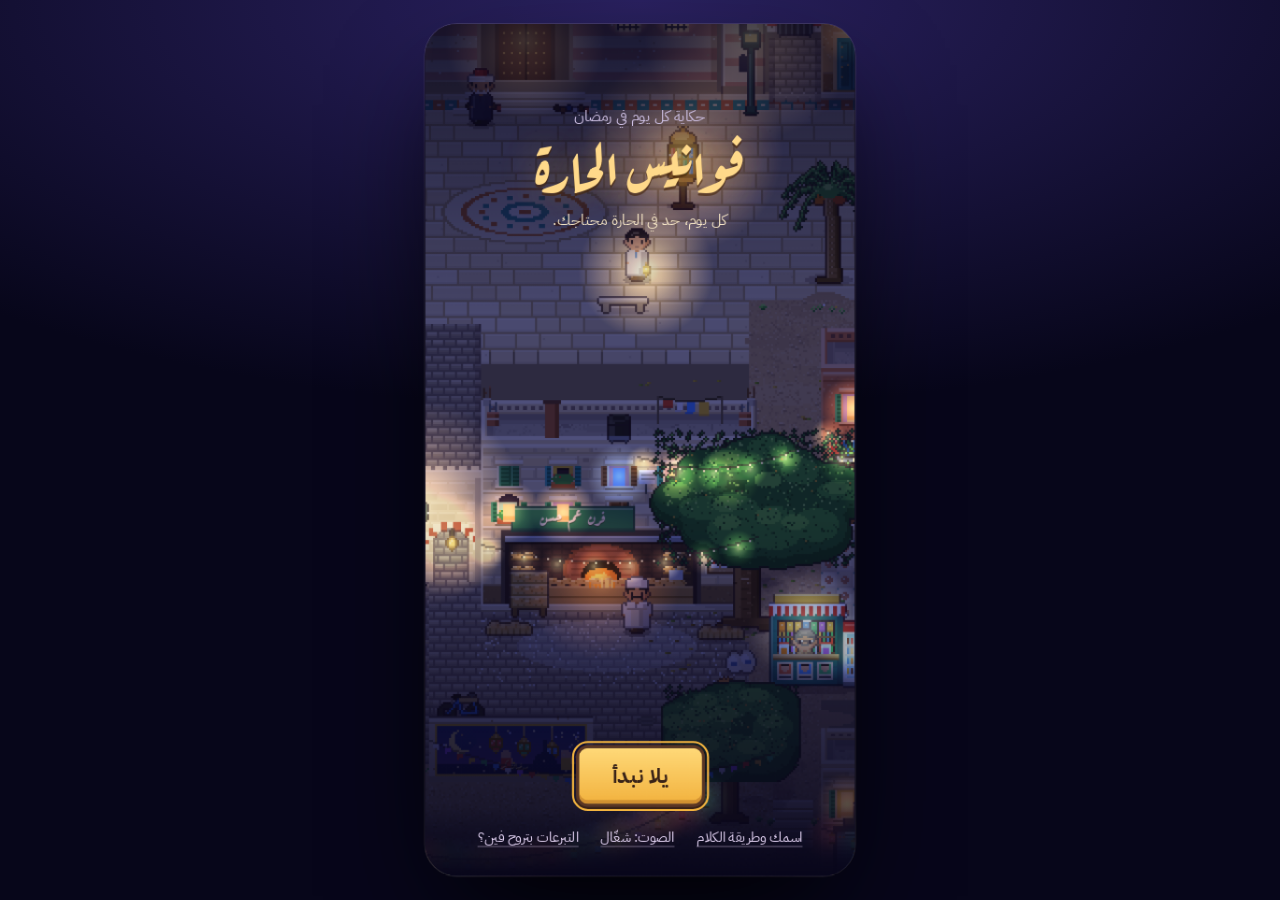
<file: index.html>
<!doctype html>
<html lang="ar" dir="rtl">
<head>
<meta charset="utf-8">
<meta name="viewport" content="width=device-width, initial-scale=1, viewport-fit=cover">
<title>فوانيس الحارة</title>
<meta name="robots" content="noindex, nofollow">
<meta name="theme-color" content="#0A0920">
<!-- The game is the world version (walk.html). The older story-screen version is classic.html. -->
<script>location.replace("walk.html" + location.search + location.hash);</script>
<meta http-equiv="refresh" content="0; url=walk.html">
<style>html, body { margin: 0; height: 100%; background: #0A0920; }</style>
</head>
<body></body>
</html>
</file>
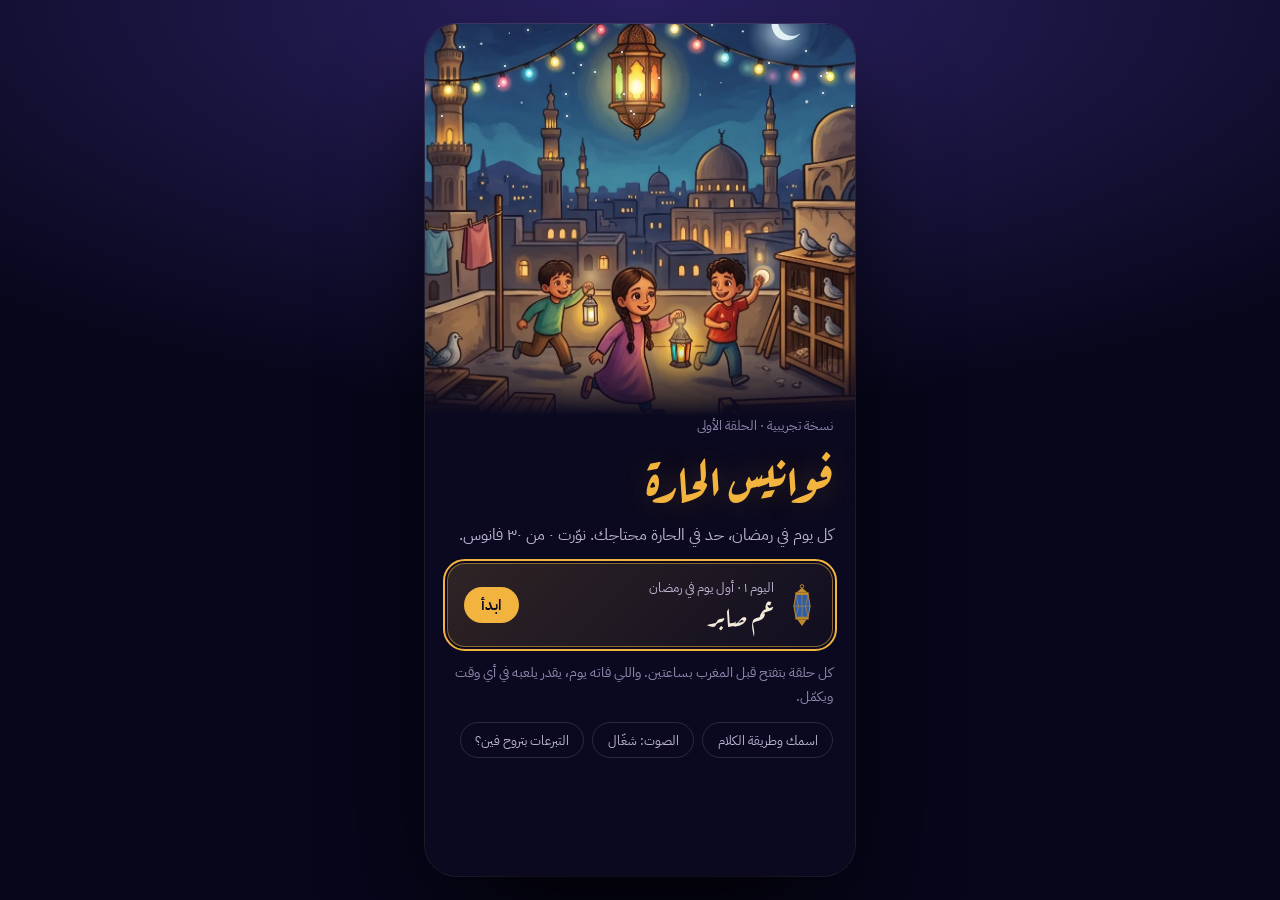
<file: classic.html>
<!doctype html>
<html lang="ar" dir="rtl">
<head>
<meta charset="utf-8">
<meta name="viewport" content="width=device-width, initial-scale=1, viewport-fit=cover">
<title>فوانيس الحارة</title>
<meta name="robots" content="noindex, nofollow">
<meta name="claude:viewport-fit-sides" content="cover">
<meta name="theme-color" content="#0A0920">
<link rel="preconnect" href="https://fonts.googleapis.com">
<link rel="preconnect" href="https://fonts.gstatic.com" crossorigin>
<link rel="stylesheet" href="https://fonts.googleapis.com/css2?family=Aref+Ruqaa:wght@400;700&family=IBM+Plex+Sans+Arabic:wght@400;500;600&display=swap">
<link rel="stylesheet" href="css/game.css">
</head>
<body>
<div id="app" lang="ar" dir="rtl"></div>
<script src="js/coh-bridge.js"></script>
<script src="js/audio.js"></script>
<script src="js/scenes.js"></script>
<script src="episodes/ep01.js"></script>
<script src="js/engine.js"></script>
</body>
</html>
</file>
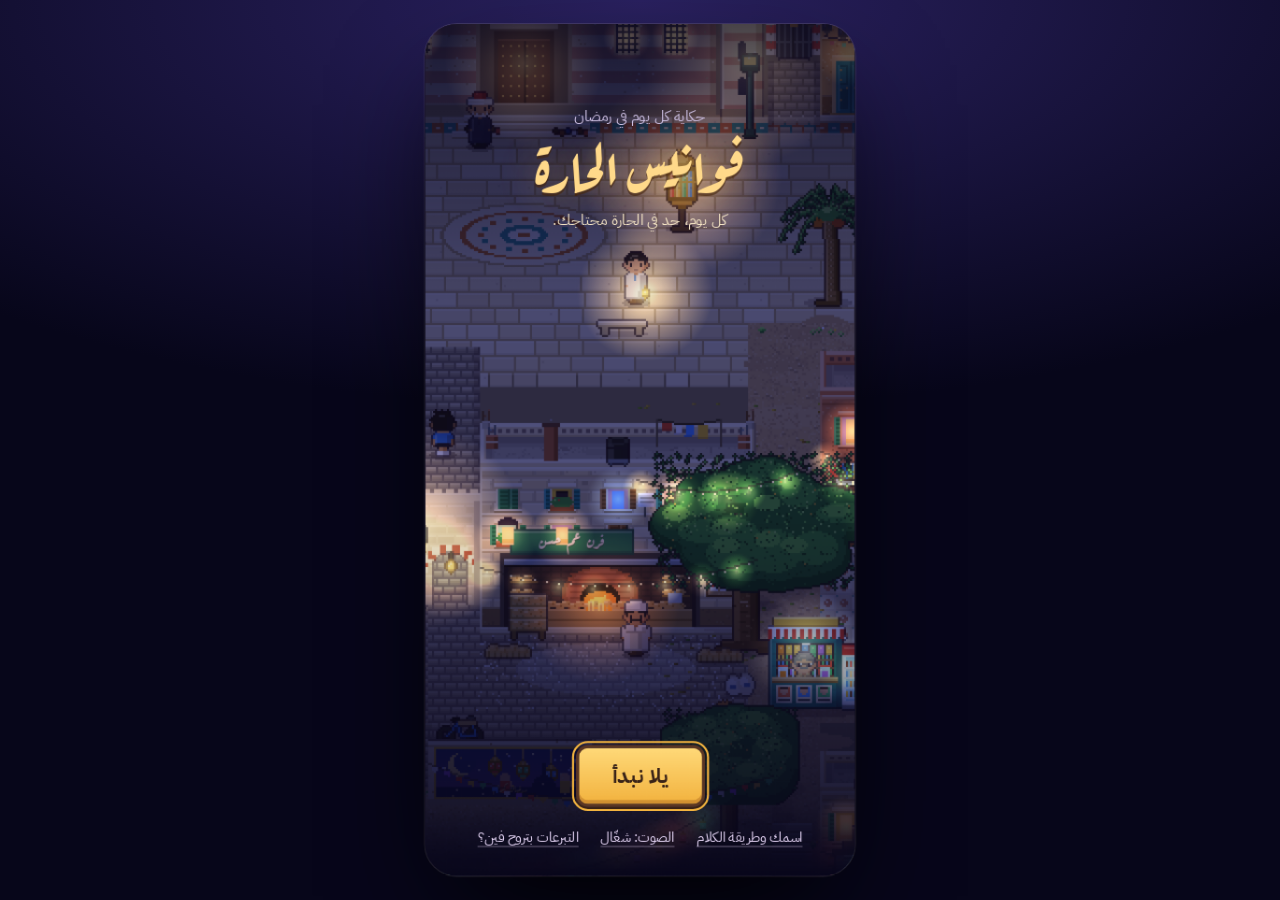
<file: walk.html>
<!doctype html>
<html lang="ar" dir="rtl">
<head>
<meta charset="utf-8">
<meta name="viewport" content="width=device-width, initial-scale=1, viewport-fit=cover">
<title>فوانيس الحارة</title>
<meta name="robots" content="noindex, nofollow">
<meta name="theme-color" content="#0A0920">
<link rel="preconnect" href="https://fonts.googleapis.com">
<link rel="preconnect" href="https://fonts.gstatic.com" crossorigin>
<link rel="stylesheet" href="https://fonts.googleapis.com/css2?family=Aref+Ruqaa:wght@400;700&family=IBM+Plex+Sans+Arabic:wght@400;500;600&display=swap">
<link rel="stylesheet" href="css/game.css">
<link rel="stylesheet" href="css/map.css">
<link rel="stylesheet" href="css/world.css">
</head>
<body>
<!-- The game as a world: the whole day happens inside the hara (js/world.js directs it). -->
<div id="app" lang="ar" dir="rtl"></div>
<script src="js/coh-bridge.js"></script>
<script src="js/audio.js"></script>
<script src="js/hara-art.js"></script>
<script src="js/hara-props.js"></script>
<script src="js/hara-world.js"></script>
<script src="js/hara-rooms.js"></script>
<script src="js/hara-sahra.js"></script>
<script src="js/hara-places.js"></script>
<script src="js/hara-games.js"></script>
<script src="js/hara-pigeons.js"></script>
<script src="js/hara-villa.js"></script>
<script src="js/hara-fair.js"></script>
<script src="js/hara-cinema.js"></script>
<script src="js/hara-toys.js"></script>
<script src="js/map.js"></script>
<script src="episodes/w01.js"></script>
<script src="js/world.js"></script>
</body>
</html>
</file>
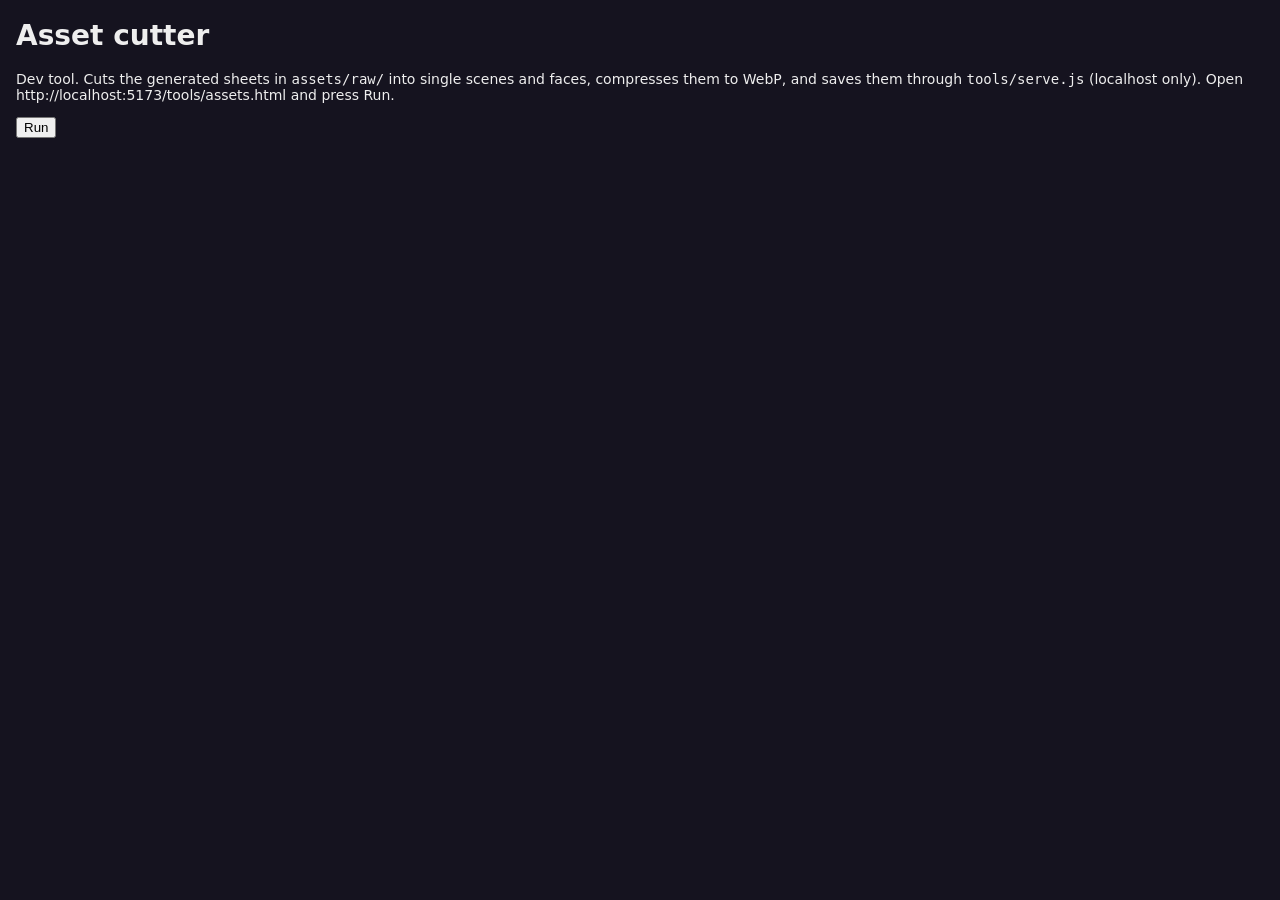
<file: tools/assets.html>
<!doctype html>
<html lang="en">
<head>
<meta charset="utf-8">
<meta name="viewport" content="width=device-width, initial-scale=1">
<title>Asset cutter</title>
<style>
  body { font: 14px system-ui, sans-serif; background: #15131f; color: #eee; margin: 16px; }
  .grid { display: grid; grid-template-columns: repeat(auto-fill, minmax(150px, 1fr)); gap: 10px; }
  figure { margin: 0; } img { width: 100%; display: block; border-radius: 6px; } figcaption { font-size: 12px; opacity: .8; }
  pre { white-space: pre-wrap; font-size: 12px; }
</style>
</head>
<body>
<h1>Asset cutter</h1>
<p>Dev tool. Cuts the generated sheets in <code>assets/raw/</code> into single scenes and faces, compresses them to WebP, and saves them through <code>tools/serve.js</code> (localhost only). Open http://localhost:5173/tools/assets.html and press Run.</p>
<button id="run">Run</button>
<pre id="log"></pre>
<div class="grid" id="out"></div>
<script>
"use strict";
var JOBS = [
  { src: "../assets/raw/faces-sheet.png", cols: 3, rows: 3, dir: "faces", max: 320, inset: 0.03,
    names: ["saber", "saber_smile", "nemat", "hassan", "mama", "omyoussef", "youssef", "nourah", "rizq"] },
  { src: "../assets/raw/scenes-a.png", cols: 2, rows: 2, dir: "scenes", max: 1024, inset: 0.012,
    names: ["home", "alley", "bakery", "steps"] },
  { src: "../assets/raw/scenes-b.png", cols: 2, rows: 2, dir: "scenes", max: 1024, inset: 0.012,
    names: ["table", "steps_iftar", "fulcart", "koshari"] },
  { src: "../assets/raw/scenes-c.png", cols: 2, rows: 2, dir: "scenes", max: 1024, inset: 0.012,
    names: ["kebab", "mosque", "roof", "workshop"] }
];
var logEl = document.getElementById("log"), out = document.getElementById("out");
function log(s) { logEl.textContent += s + "\n"; }

function loadImg(src) {
  return new Promise(function (ok, bad) { var i = new Image(); i.onload = function () { ok(i); }; i.onerror = bad; i.src = src; });
}
function isPaper(d, i) {
  var r = d[i], g = d[i + 1], b = d[i + 2];
  return r > 205 && g > 200 && b > 190 && Math.max(r, g, b) - Math.min(r, g, b) < 34;
}
// Find runs of "content" (non-paper) along one axis.
function runs(img, axis, want) {
  var c = document.createElement("canvas"); c.width = img.width; c.height = img.height;
  var x = c.getContext("2d"); x.drawImage(img, 0, 0);
  var d = x.getImageData(0, 0, c.width, c.height).data, W = c.width, H = c.height;
  var n = axis === "x" ? W : H, m = axis === "x" ? H : W, prof = new Array(n).fill(0);
  for (var a = 0; a < n; a++) {
    var cnt = 0;
    for (var bIdx = 0; bIdx < m; bIdx += 4) {
      var px = axis === "x" ? a : bIdx, py = axis === "x" ? bIdx : a;
      if (!isPaper(d, (py * W + px) * 4)) cnt++;
    }
    prof[a] = cnt / (m / 4);
  }
  var res = [], start = -1;
  for (var i = 0; i <= n; i++) {
    var on = i < n && prof[i] > 0.25;
    if (on && start < 0) start = i;
    if (!on && start >= 0) { if (i - start > n * 0.15) res.push([start, i]); start = -1; }
  }
  if (res.length !== want) {
    log("  " + axis + ": found " + res.length + " runs, expected " + want + ". Using equal split.");
    res = []; for (var k = 0; k < want; k++) res.push([Math.round(n * k / want), Math.round(n * (k + 1) / want)]);
  }
  return res;
}
function save(path, blob) {
  return fetch("/__save?path=" + encodeURIComponent(path), { method: "POST", body: blob }).then(function (r) { return r.text(); });
}
async function run() {
  logEl.textContent = ""; out.textContent = "";
  for (const job of JOBS) {
    log(job.src);
    const img = await loadImg(job.src);
    const xs = runs(img, "x", job.cols), ys = runs(img, "y", job.rows);
    let k = 0;
    for (let r = 0; r < job.rows; r++) for (let c = 0; c < job.cols; c++) {
      const name = job.names[k++];
      let x0 = xs[c][0], x1 = xs[c][1], y0 = ys[r][0], y1 = ys[r][1];
      const ins = Math.round(Math.min(x1 - x0, y1 - y0) * job.inset);
      x0 += ins; x1 -= ins; y0 += ins; y1 -= ins;
      const side = Math.min(x1 - x0, y1 - y0), cx = (x0 + x1) / 2, cy = (y0 + y1) / 2;
      const sx = Math.round(cx - side / 2), sy = Math.round(cy - side / 2);
      const outSide = Math.min(job.max, side);
      const cv = document.createElement("canvas"); cv.width = cv.height = outSide;
      const ctx = cv.getContext("2d"); ctx.imageSmoothingQuality = "high";
      ctx.drawImage(img, sx, sy, side, side, 0, 0, outSide, outSide);
      const blob = await new Promise(function (ok) { cv.toBlob(ok, "image/webp", job.dir === "faces" ? 0.86 : 0.8); });
      const path = "assets/" + job.dir + "/" + name + ".webp";
      const msg = await save(path, blob);
      log("  " + name + ": crop " + side + "px at " + sx + "," + sy + " -> " + outSide + "px, " + Math.round(blob.size / 1024) + " KB · " + msg);
      const fig = document.createElement("figure"), im = document.createElement("img"), cap = document.createElement("figcaption");
      im.src = URL.createObjectURL(blob); cap.textContent = name; fig.appendChild(im); fig.appendChild(cap); out.appendChild(fig);
    }
  }
  log("done");
  window.__done = true;
}
document.getElementById("run").addEventListener("click", function () { run().catch(function (e) { log("ERROR " + e); }); });
</script>
</body>
</html>
</file>
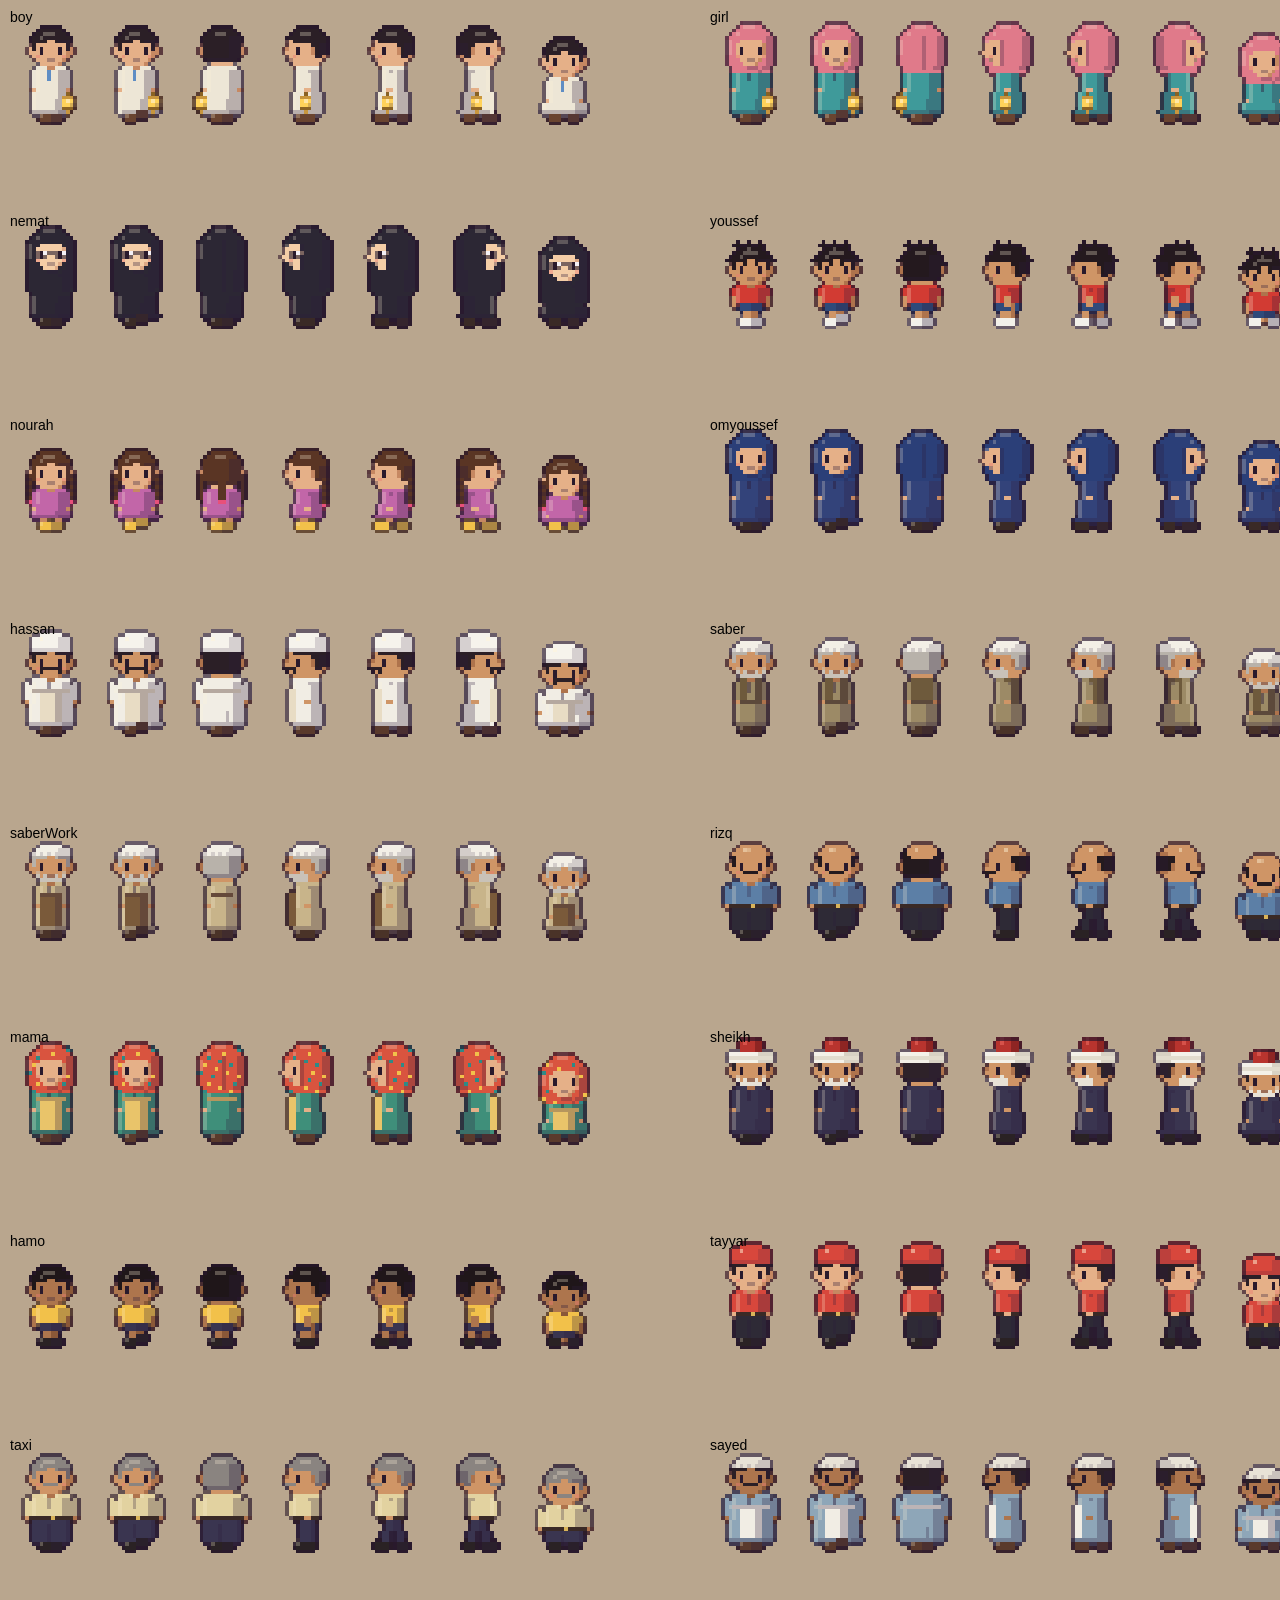
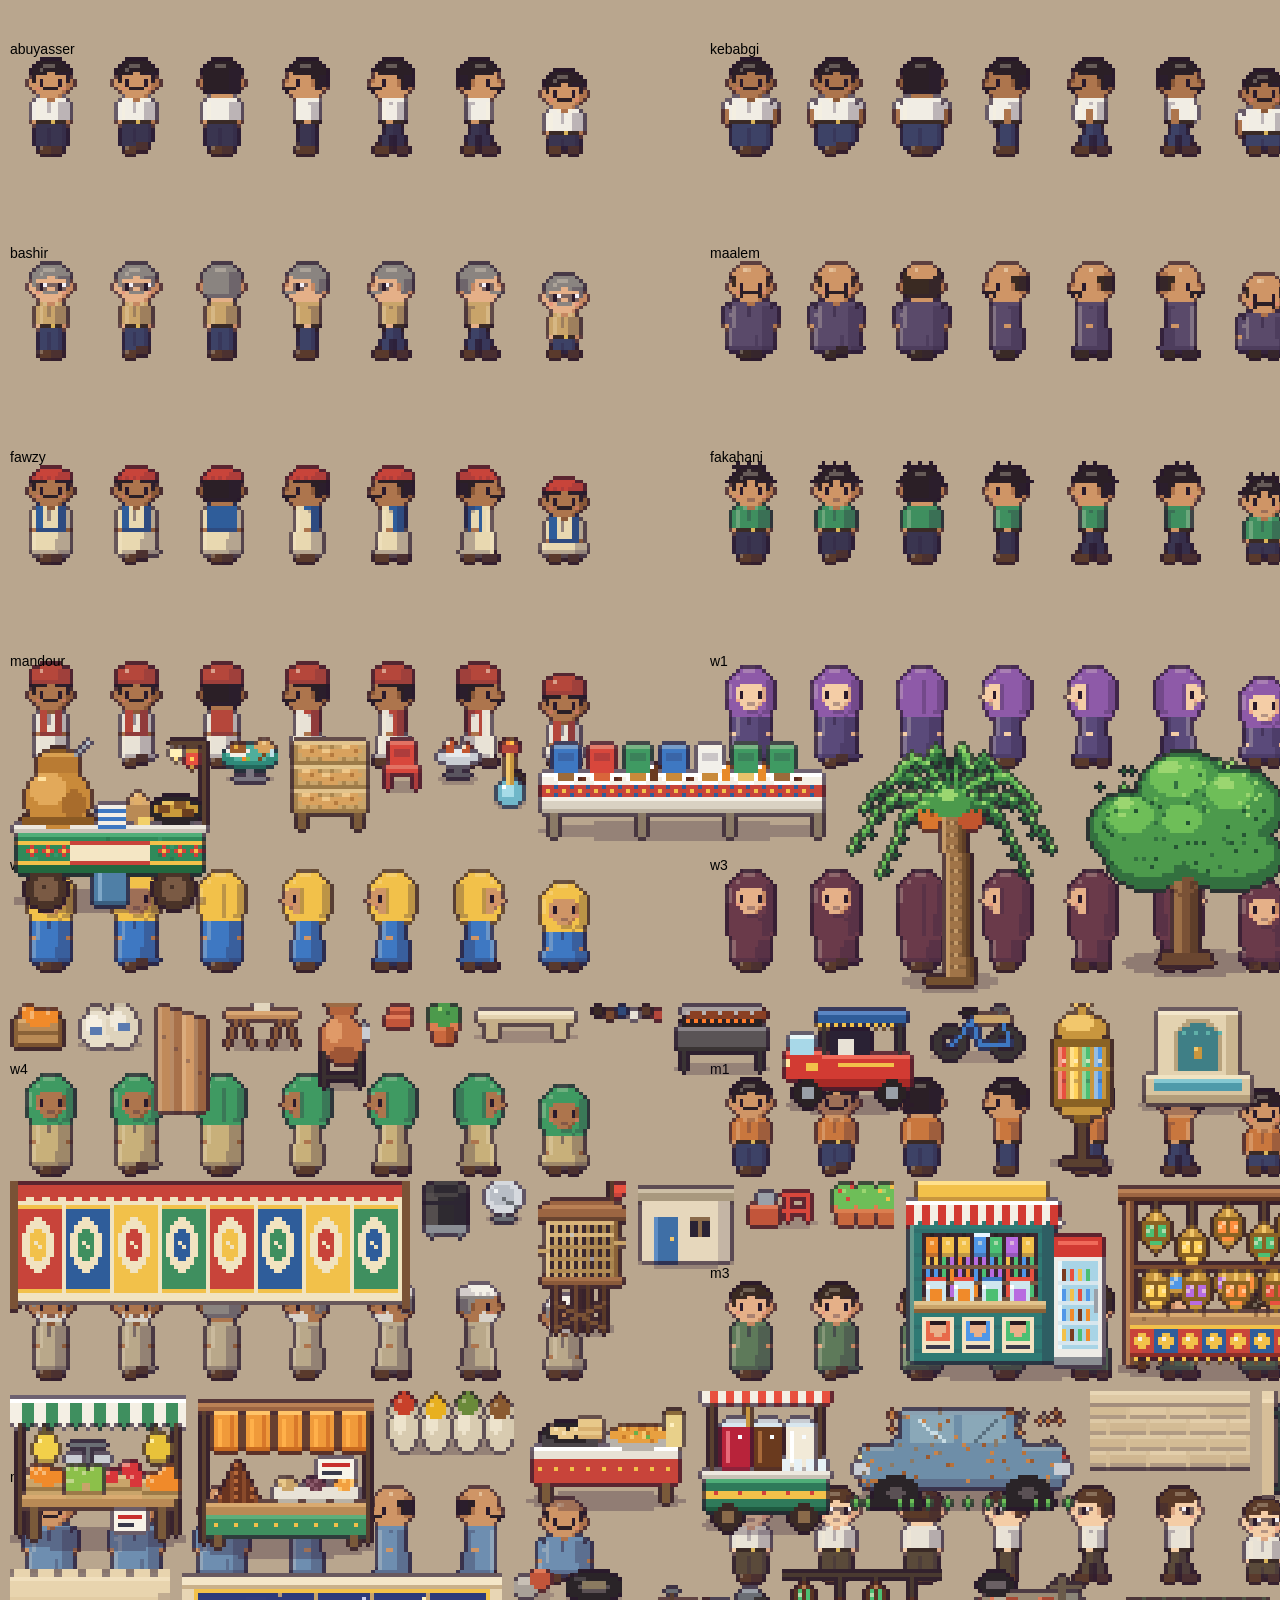
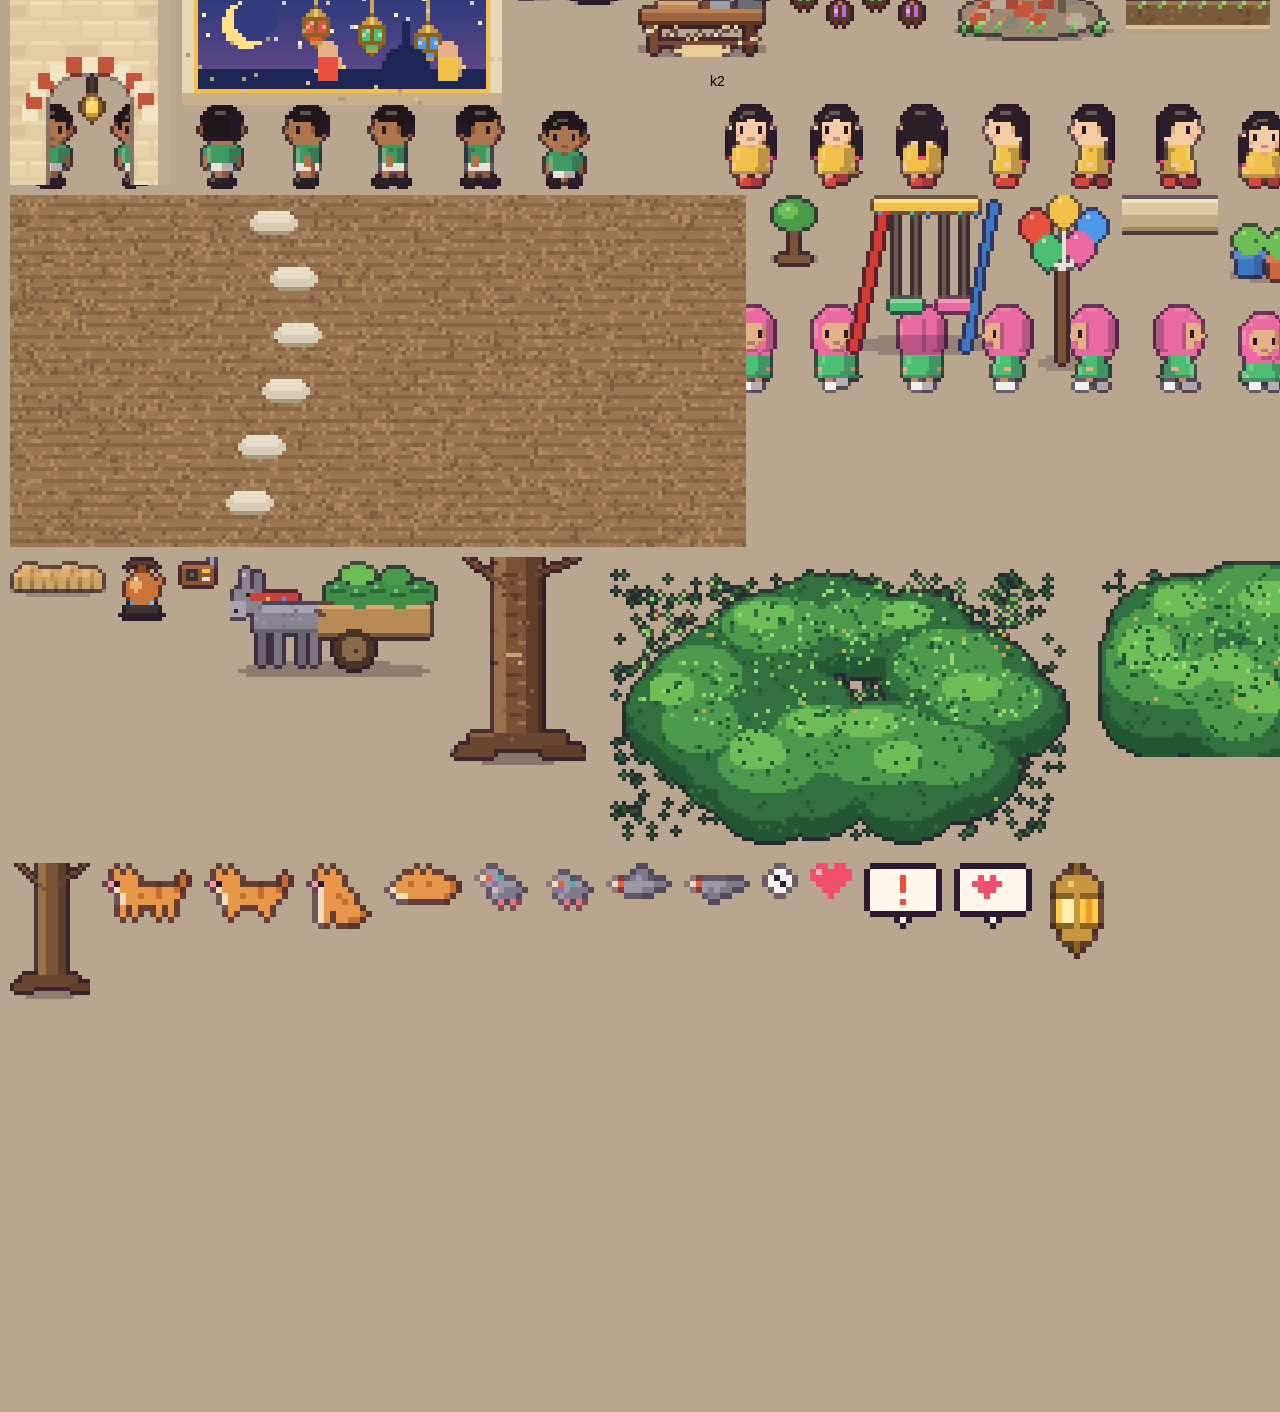
<file: tools/sprites.html>
<!doctype html>
<meta charset="utf-8">
<title>Hara sprites</title>
<style>body{margin:0;background:#6d6050;color:#fff;font:12px sans-serif}canvas{image-rendering:pixelated;display:block}</style>
<body>
<canvas id="c"></canvas>
<script src="../js/hara-art.js"></script>
<script src="../js/hara-props.js"></script>
<script src="../js/hara-world.js"></script>
<script>
// A sheet of every sprite at 6x, for checking the pixel art.
var A = HARA.pix, S = 6, cvs = document.getElementById("c"), g = cvs.getContext("2d");
var cast = (HARA.world && HARA.world.CAST) || {};
var ids = Object.keys(cast);
var rows = [];
ids.forEach(function (id) { rows.push({ id: id, sp: A.person(cast[id]) }); });
var W = 1400, Hh = 40 + Math.ceil(rows.length / 2) * 34 * S + 900;
cvs.width = W; cvs.height = Hh;
g.imageSmoothingEnabled = false;
g.fillStyle = "#B9A68E"; g.fillRect(0, 0, W, Hh);
rows.forEach(function (r, i) {
  var col = i % 2, row = (i / 2) | 0, ox = col * 700 + 10, oy = 10 + row * 34 * S;
  var frames = [r.sp.f[0][0], r.sp.f[0][1], r.sp.f[1][0], r.sp.f[2][0], r.sp.f[2][1], r.sp.f[3][3], r.sp.sit[0]];
  frames.forEach(function (f, j) { g.drawImage(f, ox + j * 23 * S * 0.62, oy, f.width * S * 0.62, f.height * S * 0.62); });
  g.fillStyle = "#000"; g.font = "14px sans-serif"; g.fillText(r.id, ox, oy + 12);
});
var y0 = 20 + Math.ceil(rows.length / 2) * 34 * S * 0.62 + 40, x = 10, rowH = 0;
function put(c, s) { s = s || 4; if (x + c.width * s > W) { x = 10; y0 += rowH + 10; rowH = 0; } g.drawImage(c, x, y0, c.width * s, c.height * s); x += c.width * s + 12; rowH = Math.max(rowH, c.height * s); }
Object.keys(A.PROPS).forEach(function (n) { put(A.prop(n, { set: true, f: 0 }), 4); });
var ct = A.cat("ginger"); put(ct.walk[0][0], 6); put(ct.walk[0][1], 6); put(ct.sit[0], 6); put(ct.sleep, 6);
var pg = A.pigeon(); pg.L.forEach(function (c) { put(c, 6); });
put(A.ball(), 6); put(A.heart(), 6); put(A.bubble("!"), 6); put(A.bubble("♥"), 6); put(A.marker(), 6);
</script>
</file>
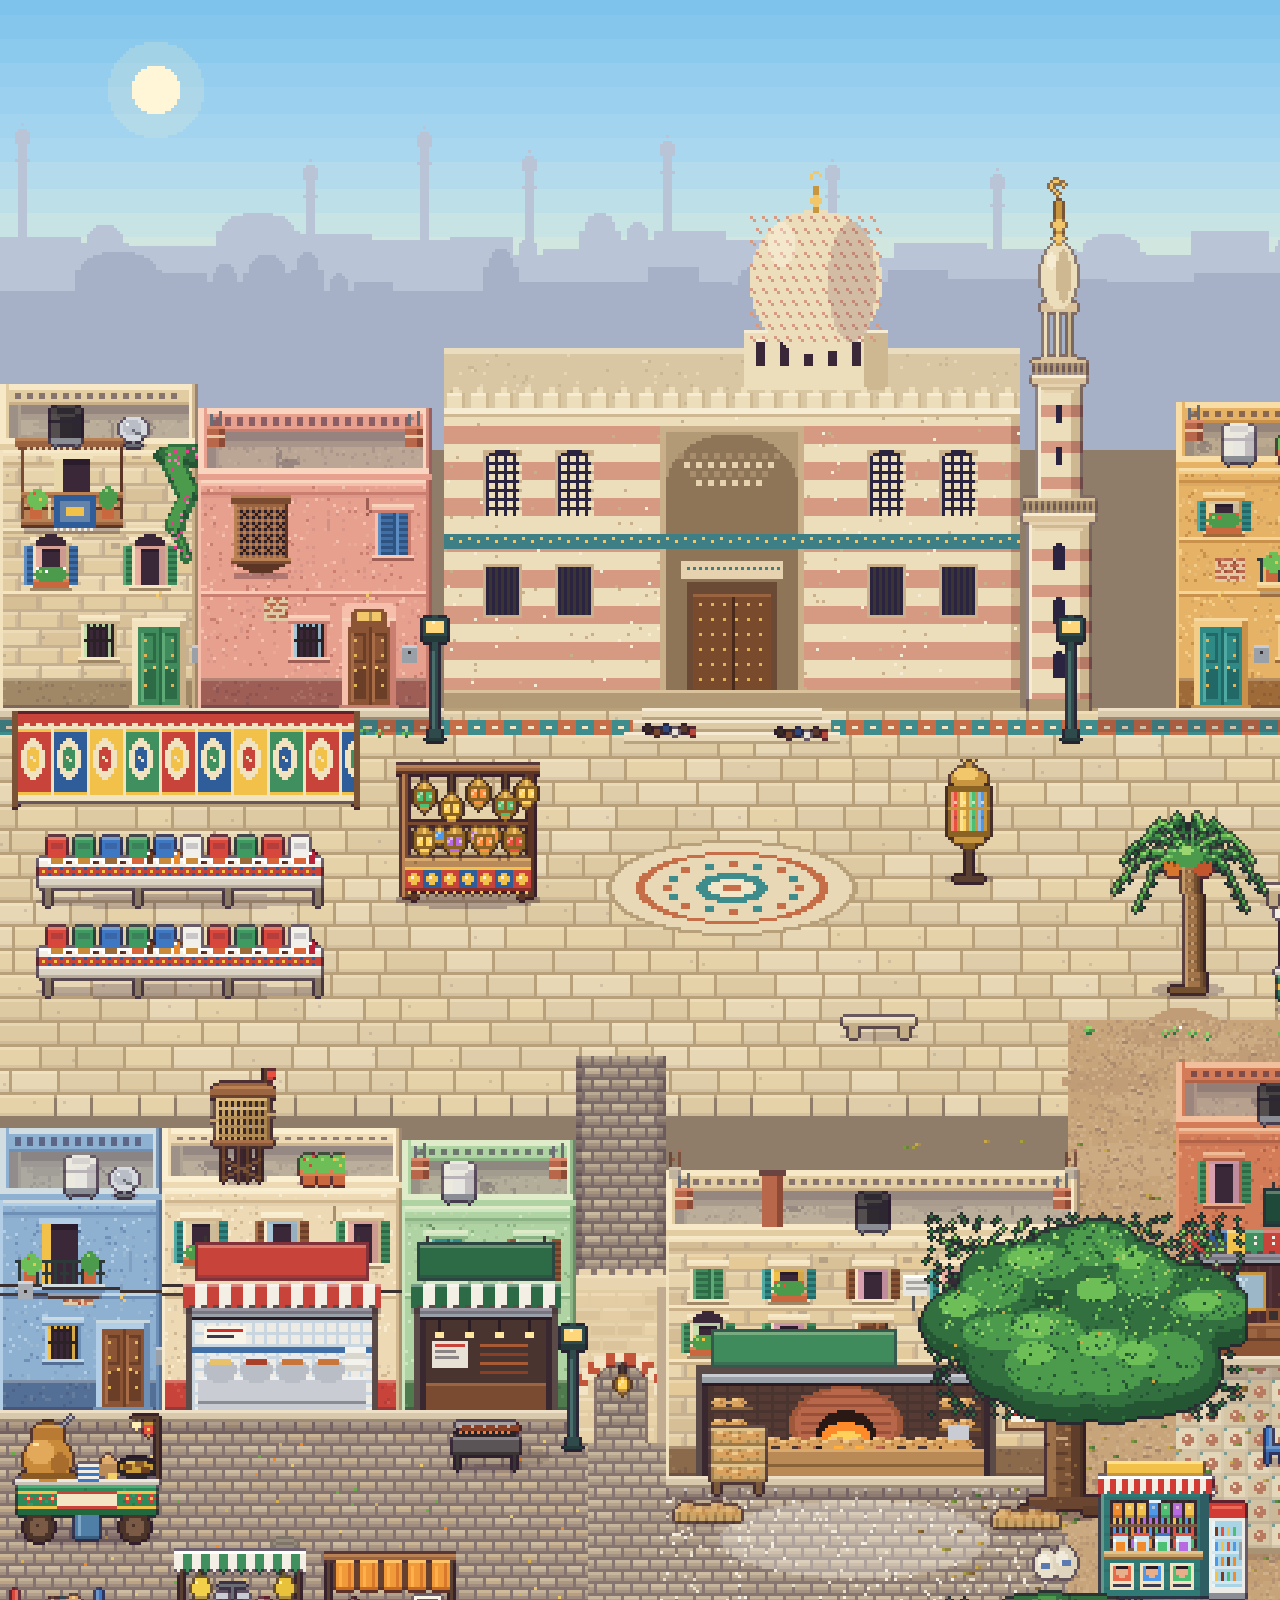
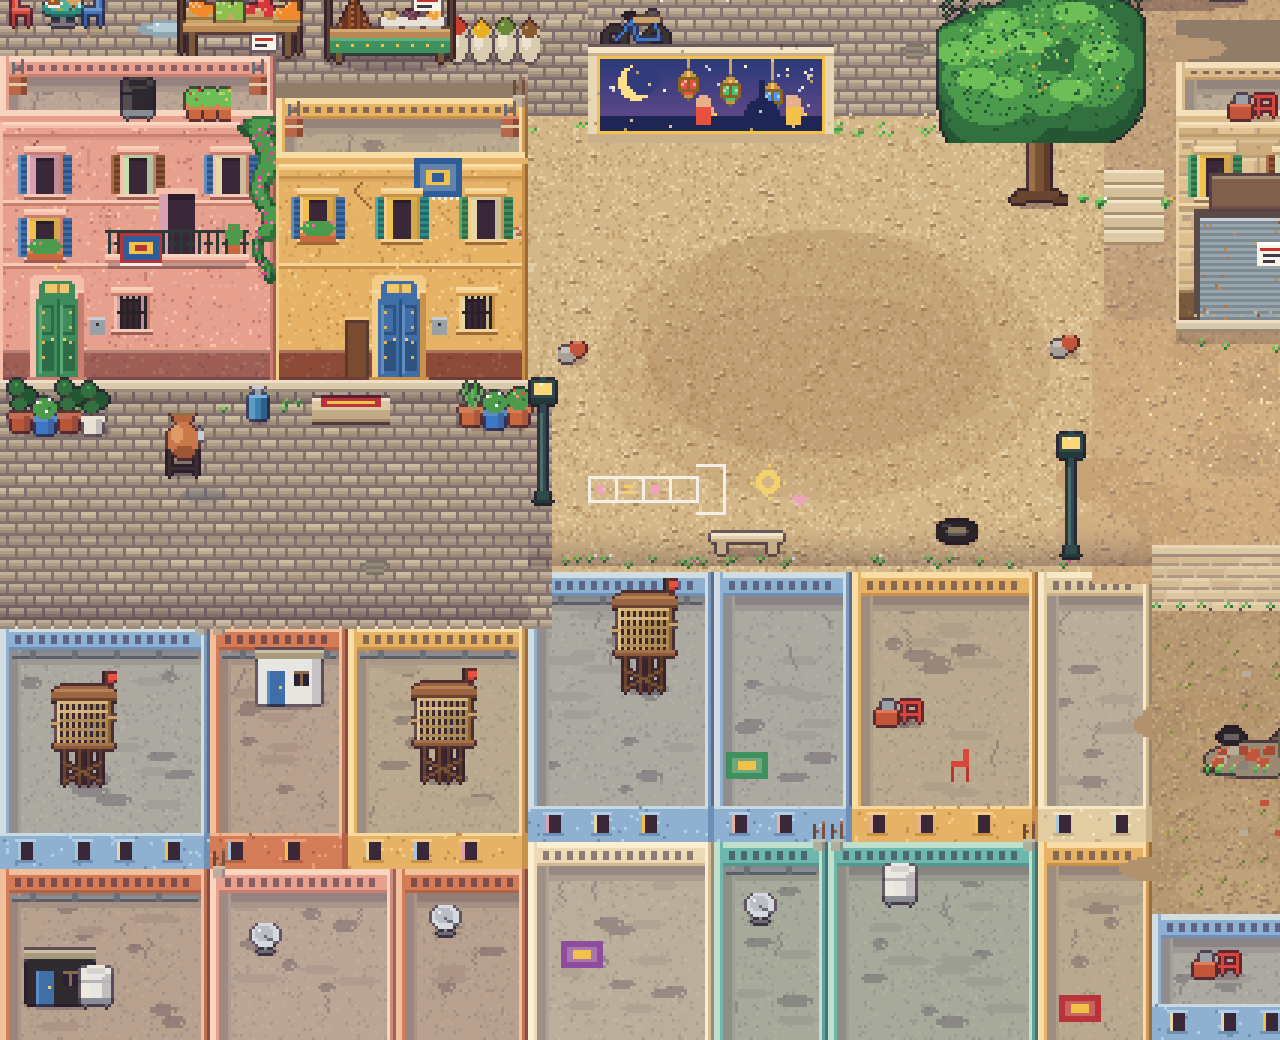
<file: tools/world.html>
<!doctype html>
<meta charset="utf-8">
<title>Hara world preview</title>
<style>body{margin:0;background:#222}canvas{image-rendering:pixelated;display:block}</style>
<body>
<canvas id="c"></canvas>
<script src="../js/hara-art.js"></script>
<script src="../js/hara-props.js"></script>
<script src="../js/hara-world.js"></script>
<script>
// Static preview of the whole hara, for checking the art.
// ?s=3 scale · ?t=asr|pre|maghrib|night · ?d=1..30 day of Ramadan · ?grid shows where you can walk · ?places outlines the places
var q = new URLSearchParams(location.search), S = +(q.get("s") || 3), time = q.get("t") || "asr", day = +(q.get("d") || 1);
var WD = HARA.world, Wd = WD.build(), A = HARA.pix, c = document.getElementById("c"), g = c.getContext("2d");
c.width = Wd.W * S; c.height = Wd.HGT * S; g.imageSmoothingEnabled = false;
g.scale(S, S);
Wd.houses.forEach(function (b) { b.setDay(day); });
g.drawImage(Wd.sky(time, day), 0, 0);
g.drawImage(Wd.ground, 0, 150, Wd.W, Wd.HGT - 150, 0, 150, Wd.W, Wd.HGT - 150);
var props = Wd.props.filter(function (p) { return WD.inDays(p.days, day); });
var list = [], over = [];
Wd.houses.forEach(function (b) { list.push({ y: b.base, d: function () { g.drawImage(b.canvas, b.x, b.y); } }); });
list.push({ y: Wd.mosque.base, d: function () { g.drawImage(Wd.mosque.canvas, Wd.mosque.x, Wd.mosque.y); } });
list.push({ y: Wd.minaret.base, d: function () { g.drawImage(Wd.minaret.canvas, Wd.minaret.x, Wd.minaret.y); } });
props.forEach(function (p) {
  var sp = A.prop(p.k, Object.assign({ set: true }, p.o || {}));
  if (!sp) { console.warn("no prop", p.k); return; }
  if (p.decal) { g.drawImage(sp, p.x, p.y); return; }
  var d = function () { g.drawImage(sp, p.x, p.y - (p.z || 0) - sp.height + 3); };
  if (p.canopy) over.push(d); else list.push({ y: p.y, d: d });
});
list.sort(function (a, b) { return a.y - b.y; }).forEach(function (o) { o.d(); });
over.forEach(function (d) { d(); });
if (q.has("grid")) {
  g.fillStyle = "rgba(60,255,120,0.28)";
  Wd.walk.forEach(function (w) { var r = Array.isArray(w) ? w : (WD.inDays(w.days, day) ? w.r : null); if (r) g.fillRect(r[0], r[1], r[2], r[3]); });
  g.fillStyle = "rgba(255,40,40,0.5)";
  props.forEach(function (p) { if (!p.block || p.canopy) return; var sp = A.prop(p.k, p.o || {}); g.fillRect(p.x + (sp.width - p.block[0]) / 2, p.y - p.block[1], p.block[0], p.block[1] + 1); });
  g.fillStyle = "#FF0"; Object.keys(WD.SPOTS).forEach(function (k) { var s = WD.SPOTS[k].stand; g.fillRect(s[0] - 1, s[1] - 1, 3, 3); });
}
if (q.has("places")) {
  g.lineWidth = 1 / S * 2; g.font = "8px sans-serif";
  WD.PLACES.forEach(function (P, i) { g.strokeStyle = ["#f0f", "#0ff", "#ff0", "#f80", "#0f0", "#08f", "#f00", "#fff"][i % 8]; g.strokeRect(P.r[0] + 0.5, P.r[1] + 0.5, P.r[2] - 1, P.r[3] - 1); g.fillStyle = g.strokeStyle; g.fillText(P.id, P.r[0] + 3, P.r[1] + 10); });
}
</script>
</file>
<file: css/game.css>
/* فوانيس الحارة · one dark Ramadan-night world (single theme on purpose: it is a game screen) */
:root {
  color-scheme: dark;
  --ink: #0A0920;
  --ink-2: #120F2E;
  --night: #15123A;
  --night-2: #241C4E;
  --line: rgba(244, 235, 218, 0.14);
  --cream: #F4EBDA;
  --muted: #BDB3D3;
  --faint: #9087AE;
  --gold: #F3B43F;
  --gold-2: #FFD98A;
  --say: #FFE6B0;
  --sheet: #F7F5FB;
  --sheet-ink: #1B1736;
  --sheet-muted: #5B5675;
  --f-title: "Aref Ruqaa", "Amiri", "Traditional Arabic", serif;
  --f-text: "IBM Plex Sans Arabic", "Segoe UI", Tahoma, sans-serif;
}

* { box-sizing: border-box; }
[hidden] { display: none !important; }
html, body { height: 100%; margin: 0; }
body {
  background: #07061A radial-gradient(120% 70% at 50% 0%, #2A2160 0%, #07061A 65%);
  color: var(--cream);
  font-family: var(--f-text);
  -webkit-font-smoothing: antialiased;
  overflow: hidden;
}
button { font: inherit; }
button:focus-visible, input:focus-visible, [tabindex]:focus-visible { outline: 2px solid var(--gold); outline-offset: 2px; }

#app {
  position: relative;
  height: 100%;
  width: 100%;
  max-width: 480px;
  margin: 0 auto;
  overflow: hidden;
  display: flex;
  flex-direction: column;
  background: var(--ink);
  direction: rtl;
  -webkit-tap-highlight-color: transparent;
}
@media (min-width: 620px) and (min-height: 720px) {
  body { display: flex; align-items: center; justify-content: center; }
  #app { height: min(calc(100% - 48px), 900px); width: 430px; border-radius: 32px; box-shadow: 0 50px 120px -30px #000, 0 0 0 1px var(--line); }
}

/* ---------- stage (the picture) ---------- */
.stage { position: relative; flex: 0 0 auto; height: 60%; min-height: 200px; overflow: hidden; background: var(--ink); transition: height 0.6s ease; }
#app.choosing .stage { height: 48%; }
#app.giving .stage { height: 34%; }
#app.giving .opt { padding-top: 11px; padding-bottom: 11px; }
@media (max-height: 700px) {
  .stage { height: 50%; }
  #app.choosing .stage { height: 38%; }
  #app.giving .stage { height: 26%; }
}
.art, .layer { position: absolute; inset: 0; }
.layer { opacity: 0; transition: opacity 1.1s ease; will-change: opacity; }
.layer.on { opacity: 1; }
.stage::before { content: ""; position: absolute; inset: 0; z-index: 2; pointer-events: none; background: radial-gradient(130% 95% at 50% 42%, rgba(0, 0, 0, 0) 58%, rgba(5, 4, 20, 0.5) 100%); }
.stage::after { content: ""; position: absolute; left: 0; right: 0; bottom: 0; height: 70px; background: linear-gradient(to bottom, rgba(10, 9, 32, 0), var(--ink)); pointer-events: none; z-index: 2; }

/* ---------- living scenes (js/scenes.js) ---------- */
.scene { position: absolute; inset: 0; overflow: hidden; }
.world { position: absolute; animation: kb 26s ease-in-out infinite alternate; will-change: transform; transition: filter 1.4s ease; }
.paint { position: absolute; inset: 0; width: 100%; height: 100%; display: block; user-select: none; -webkit-user-drag: none; }
.tint { position: absolute; inset: 0; pointer-events: none; }
.tint-night { background: linear-gradient(to bottom, rgba(16, 20, 78, 0.78), rgba(24, 16, 56, 0.6)); mix-blend-mode: multiply; }
.lights, .fxl { position: absolute; inset: 0; pointer-events: none; }
.glow {
  position: absolute; transform: translate(-50%, -50%); border-radius: 50%; mix-blend-mode: screen;
  background: radial-gradient(circle, rgba(var(--c), 0.6) 0%, rgba(var(--c), 0.24) 34%, rgba(var(--c), 0) 70%);
  animation: flick 3s ease-in-out infinite;
}
.lights.boost .glow { background: radial-gradient(circle, rgba(var(--c), 0.85) 0%, rgba(var(--c), 0.36) 36%, rgba(var(--c), 0) 72%); }
.g-fire { animation-name: fire; }
.g-bulb { animation-name: tw; }
.g-sun { animation-name: breathe; opacity: 0.55; }
.g-lamp { animation-name: breathe; }
.glow.dbg { outline: 1px dashed #3ff; }
.mote { position: absolute; border-radius: 50%; background: rgba(255, 228, 170, 0.8); box-shadow: 0 0 6px rgba(255, 214, 150, 0.9); animation: mote 10s linear infinite; }
.mote.flour { background: rgba(255, 255, 255, 0.85); box-shadow: 0 0 3px rgba(255, 255, 255, 0.6); }
.puff { position: absolute; border-radius: 50%; background: radial-gradient(circle, rgba(255, 255, 255, 0.4), rgba(255, 255, 255, 0) 66%); animation: puff 4s ease-out infinite; }
.puff.smoke { background: radial-gradient(circle, rgba(190, 190, 205, 0.36), rgba(190, 190, 205, 0) 66%); }
.ember { position: absolute; width: 3px; height: 3px; border-radius: 50%; background: #FFB45E; box-shadow: 0 0 6px #FF8A3A; animation: ember 2s ease-out infinite; }
.star { position: absolute; width: 2px; height: 2px; border-radius: 50%; background: #fff; box-shadow: 0 0 4px #fff; animation: tw 3s ease-in-out infinite; }
.bird { position: absolute; aspect-ratio: 2 / 1; }
.bird svg { display: block; width: 100%; height: 100%; }
.bird .wing { transform-box: fill-box; transform-origin: 100% 100%; animation: flap 0.3s ease-in-out infinite alternate; }
.bird .w2 { transform-origin: 0% 100%; }
.walkers { position: absolute; inset: 0; z-index: 1; overflow: hidden; pointer-events: none; }
.walker { position: absolute; bottom: -16%; aspect-ratio: 1 / 2.2; color: #07061A; opacity: 0.8; filter: blur(3px); }
.walker svg { display: block; width: 100%; height: 100%; animation: bob 0.5s ease-in-out infinite; }
.bulb-dim { position: absolute; inset: 0; background: #000; opacity: 0; pointer-events: none; animation: bulbdim 7s linear infinite; }
.ball { position: absolute; width: 26%; aspect-ratio: 1; transform: translate(-50%, -50%) scale(0.12); }
.ball svg { display: block; width: 100%; height: 100%; filter: drop-shadow(0 10px 12px rgba(0, 0, 0, 0.45)); }
.flash { position: absolute; inset: 0; z-index: 3; pointer-events: none; background: radial-gradient(circle at 50% 40%, rgba(255, 232, 186, 0.95), rgba(255, 170, 80, 0.5) 50%, rgba(255, 140, 60, 0) 82%); }
.scene.hush .world { filter: brightness(0.84) saturate(0.88); }
.scene.hush .glow { animation-play-state: paused; }

/* ---------- speaker portrait ---------- */
.face {
  position: absolute; bottom: 12px; right: max(14px, env(safe-area-inset-right, 0px)); z-index: 4;
  width: 92px; height: 92px; border-radius: 22px; overflow: hidden; background: #1B2A33;
  border: 2px solid rgba(243, 180, 63, 0.9); box-shadow: 0 12px 30px rgba(0, 0, 0, 0.6), 0 0 0 4px rgba(10, 9, 32, 0.55);
  opacity: 0; transform: translateY(10px) scale(0.92); transition: opacity 0.25s ease, transform 0.3s ease; pointer-events: none;
}
.face.on { opacity: 1; transform: none; }
.face img { display: block; width: 100%; height: 100%; object-fit: cover; }
#app.giving .face, #app.choosing .face { opacity: 0; }
.stage.shake { animation: shake 0.7s ease; }

.hud {
  position: absolute; top: 0; left: 0; right: 0; z-index: 3;
  display: flex; align-items: center; gap: 8px;
  padding: calc(env(safe-area-inset-top, 0px) + 12px) max(14px, env(safe-area-inset-right, 0px)) 0 max(14px, env(safe-area-inset-left, 0px));
}
.pill {
  background: rgba(10, 9, 32, 0.58); border: 1px solid rgba(255, 255, 255, 0.14);
  -webkit-backdrop-filter: blur(8px); backdrop-filter: blur(8px);
  border-radius: 999px; padding: 0.3rem 0.75rem; font-size: 0.8rem; white-space: nowrap;
}
.hud-ep { font-weight: 600; }
.hud-clock { color: var(--gold); margin-inline-start: auto; }
.icon-btn {
  appearance: none; flex: none; width: 34px; height: 34px; padding: 0; border-radius: 50%;
  border: 1px solid rgba(255, 255, 255, 0.14); background: rgba(10, 9, 32, 0.58); color: var(--cream);
  display: grid; place-items: center; cursor: pointer;
  -webkit-backdrop-filter: blur(8px); backdrop-filter: blur(8px);
}
.icon-btn svg { width: 18px; height: 18px; }
.place {
  position: absolute; top: calc(env(safe-area-inset-top, 0px) + 56px); right: max(18px, env(safe-area-inset-right, 0px)); z-index: 3;
  font-family: var(--f-title); font-size: 1.5rem; line-height: 1.2; color: var(--gold);
  text-shadow: 0 2px 14px rgba(0, 0, 0, 0.85);
}
.place.in { animation: placeIn 1s ease both; }

/* ---------- panel (the words) ---------- */
.panel {
  position: relative; flex: 1 1 auto; min-height: 0; overflow-y: auto; cursor: pointer; outline: none;
  display: flex; flex-direction: column; gap: 10px;
  padding: 2px max(20px, env(safe-area-inset-right, 0px)) calc(env(safe-area-inset-bottom, 0px) + 18px) max(20px, env(safe-area-inset-left, 0px));
}
.panel:focus-visible { box-shadow: inset 0 0 0 2px rgba(243, 180, 63, 0.6); }
.speaker { min-height: 1.3em; font-size: 0.88rem; font-weight: 600; color: var(--gold); }
.text { margin: 0; font-size: 1.17rem; line-height: 1.95; }
.text.say { color: var(--say); }
.w { opacity: 0; animation: wIn 0.5s ease forwards; }
.text.done .w { animation: none; opacity: 1; }
.hint { margin-top: auto; padding-top: 8px; display: flex; gap: 0.4rem; font-size: 0.78rem; color: var(--faint); }
.hint-arrow { display: inline-block; animation: nudgeL 1.6s ease-in-out infinite; }

.choices { display: grid; gap: 8px; }
.prompt { margin: 0 0 2px; font-family: var(--f-title); font-size: 1.6rem; line-height: 1.25; color: var(--gold); }
.opt {
  appearance: none; width: 100%; cursor: pointer; text-align: right;
  display: flex; justify-content: space-between; align-items: center; gap: 12px;
  padding: 12px 15px; border-radius: 14px; border: 1px solid var(--line);
  background-color: rgba(255, 255, 255, 0.045); color: var(--cream);
  font-size: 1rem; line-height: 1.5;
  animation: optIn 0.4s ease both;
  transition: border-color 0.2s ease, background-color 0.2s ease;
}
.opt:hover { border-color: rgba(243, 180, 63, 0.7); background-color: rgba(243, 180, 63, 0.06); }
.opt.give {
  background-image: linear-gradient(to left, rgba(243, 180, 63, 0.45) calc(var(--p, 0) * 100%), transparent calc(var(--p, 0) * 100%));
  user-select: none; -webkit-user-select: none; -webkit-touch-callout: none; touch-action: manipulation;
}
.price { flex: none; font-size: 0.86rem; font-weight: 600; color: var(--gold); }
.hold-hint { margin: 2px 0 0; font-size: 0.8rem; color: var(--faint); }
.hold-hint.nudge { color: var(--gold); animation: nudge 0.45s ease; }

/* ---------- overlay screens ---------- */
.overlay { position: absolute; inset: 0; z-index: 10; display: flex; flex-direction: column; overflow-y: auto; background: var(--ink); animation: fadeIn 0.45s ease both; }

.hub-art { position: relative; flex: 0 0 auto; height: 46%; min-height: 240px; overflow: hidden; }
.hub-art .scene { z-index: 0; }
.hub-art::after { content: ""; position: absolute; left: 0; right: 0; bottom: 0; height: 70px; background: linear-gradient(to bottom, rgba(10, 9, 32, 0), var(--ink)); }
.hub-body { display: grid; gap: 14px; padding: 0 22px calc(env(safe-area-inset-bottom, 0px) + 28px); }
.hub-k { margin: 0; font-size: 0.8rem; color: var(--faint); }
.hub-title { margin: 0; font-family: var(--f-title); font-weight: 700; font-size: 3.2rem; line-height: 1.15; color: var(--gold); text-shadow: 0 0 34px rgba(243, 180, 63, 0.32); }
.hub-sub { margin: 0; color: var(--muted); line-height: 1.7; }
.ep-card {
  appearance: none; cursor: pointer; color: inherit; text-align: right; width: 100%;
  display: flex; align-items: center; gap: 14px; padding: 14px 16px; border-radius: 18px;
  border: 1px solid rgba(243, 180, 63, 0.5);
  background: linear-gradient(135deg, rgba(243, 180, 63, 0.16), rgba(243, 180, 63, 0.03));
}
.ep-card:hover { border-color: var(--gold); }
.ep-card-lan svg { display: block; width: 28px; height: 50px; }
.ep-card-lan .lan-glass { fill: #2F5DA8; }
.ep-card-lan .lan-glow { opacity: 0; }
.ep-card-lan.lit .lan-glass { fill: #FFC75E; }
.ep-card-lan.lit .lan-glow { opacity: 1; }
.ep-card-main { display: grid; flex: 1; min-width: 0; }
.ep-card-day { font-size: 0.8rem; color: var(--muted); }
.ep-card-title { font-family: var(--f-title); font-size: 1.7rem; line-height: 1.3; }
.ep-card-cta { flex: none; padding: 0.45rem 1.05rem; border-radius: 999px; background: var(--gold); color: var(--ink); font-weight: 600; font-size: 0.92rem; }
.hub-note { margin: 0; font-size: 0.86rem; line-height: 1.7; color: var(--faint); }
.hub-links { display: flex; flex-wrap: wrap; gap: 8px; }
.link-btn { appearance: none; cursor: pointer; font-size: 0.84rem; color: var(--muted); background: none; border: 1px solid var(--line); border-radius: 999px; padding: 0.4rem 0.9rem; }
.link-btn:hover { color: var(--cream); border-color: rgba(243, 180, 63, 0.6); }

.screen-card { justify-content: center; }
.card { display: grid; gap: 14px; padding: 32px 24px calc(env(safe-area-inset-bottom, 0px) + 32px); }
.card p { margin: 0; line-height: 1.85; color: var(--muted); font-size: 1.05rem; }
.card-title { margin: 0 0 4px; font-family: var(--f-title); font-size: 2.3rem; line-height: 1.25; color: var(--gold); }
.field-k { color: var(--cream) !important; font-size: 1rem; }
#nameInput {
  width: 100%; padding: 13px 15px; border-radius: 14px; border: 1px solid var(--line);
  background: rgba(255, 255, 255, 0.06); color: var(--cream); font: inherit; font-size: 1.1rem;
}
#nameInput::placeholder { color: var(--faint); }
.segs { display: grid; grid-template-columns: 1fr 1fr; gap: 8px; }
.seg { appearance: none; cursor: pointer; padding: 12px; border-radius: 14px; border: 1px solid var(--line); background: rgba(255, 255, 255, 0.04); color: var(--cream); font-size: 1.1rem; }
.seg[aria-pressed="true"] { border-color: var(--gold); background: rgba(243, 180, 63, 0.16); color: var(--gold-2); }
.fine { font-size: 0.82rem !important; color: var(--faint) !important; }

.btn { appearance: none; cursor: pointer; padding: 13px 18px; border-radius: 999px; border: 1px solid var(--line); background: rgba(255, 255, 255, 0.05); color: var(--cream); font-size: 1rem; font-weight: 600; }
.btn.primary { background: var(--gold); border-color: var(--gold); color: var(--ink); }
.btn.ghost { background: none; }
.btn:disabled { opacity: 0.4; cursor: default; }

.screen-title { justify-content: center; align-items: center; background-color: var(--ink); background-size: cover; background-position: center; }
.title-card { display: grid; justify-items: center; gap: 6px; padding: 40px 24px; text-align: center; cursor: pointer; outline: none; }
.tc-lantern svg { display: block; width: 70px; height: 124px; margin-bottom: 10px; }
.tc-lantern .lan-glass { fill: #FFC75E; animation: glassOn 1.4s ease both 0.3s; }
.tc-lantern .lan-glow { animation: glowOn 1.6s ease both 0.3s; }
.tc-day { margin: 0; color: var(--muted); animation: rise 0.8s ease both 0.6s; }
.tc-ep { margin: 0; font-size: 0.9rem; color: var(--faint); animation: rise 0.8s ease both 0.9s; }
.tc-title { margin: 0; font-family: var(--f-title); font-size: 3.4rem; line-height: 1.2; color: var(--gold); animation: rise 0.9s ease both 1.2s; }

.end { display: grid; gap: 18px; padding: 30px 22px calc(env(safe-area-inset-bottom, 0px) + 30px); }
.end-lantern { justify-self: center; }
.end-hero { position: relative; justify-self: center; width: 150px; height: 150px; }
.end-face { position: absolute; inset: 14px 14px 0; border-radius: 50%; overflow: hidden; border: 3px solid var(--gold); box-shadow: 0 0 0 6px rgba(243, 180, 63, 0.15), 0 0 60px rgba(243, 180, 63, 0.45); animation: rise 1s ease both 0.2s; }
.end-face img { display: block; width: 100%; height: 100%; object-fit: cover; }
.end-hero .end-lantern { position: absolute; left: -14px; bottom: -8px; }
.end-hero .end-lantern svg { width: 46px; height: 81px; }
.gift-list { margin: 4px 0 0; padding: 0; list-style: none; display: grid; gap: 4px; font-size: 0.92rem; color: var(--muted); }
.gift-list b { color: var(--gold-2); font-weight: 600; }
.teaser { grid-template-columns: 64px 1fr; column-gap: 14px; align-items: center; }
.teaser-face { grid-row: span 3; width: 64px; height: 64px; border-radius: 16px; overflow: hidden; border: 1px solid var(--line); }
.teaser-face img { display: block; width: 100%; height: 100%; object-fit: cover; filter: saturate(0.85); }
.end-lantern svg { display: block; width: 74px; height: 130px; }
.end-lantern .lan-glass { animation: glassOn 1.6s ease both 0.4s; }
.end-lantern .lan-glow { animation: glowOn 2s ease both 0.4s; }
.end-title { margin: 0; text-align: center; font-family: var(--f-title); font-size: 2.1rem; line-height: 1.3; color: var(--gold); }
.end-sec { display: grid; gap: 8px; }
.end-k { margin: 0; font-size: 0.82rem; font-weight: 600; color: var(--faint); }
.recap { margin: 0; padding: 0; list-style: none; display: grid; gap: 6px; counter-reset: step; }
.recap li { position: relative; padding: 8px 40px 8px 12px; border-radius: 12px; background: rgba(255, 255, 255, 0.04); line-height: 1.6; counter-increment: step; }
.recap li::before { content: counter(step, arabic-indic); position: absolute; right: 12px; top: 8px; width: 20px; text-align: center; color: var(--gold); font-weight: 600; }
.gift { display: grid; gap: 4px; padding: 14px 16px; border-radius: 16px; border: 1px solid rgba(243, 180, 63, 0.45); background: rgba(243, 180, 63, 0.08); }
.gift-main { margin: 0; font-weight: 600; font-size: 1.08rem; color: var(--gold-2); }
.gift-sub { margin: 0; font-size: 0.9rem; line-height: 1.7; color: var(--muted); }
.end-actions { display: flex; flex-wrap: wrap; gap: 8px; }
.end-actions .btn { flex: 1 1 auto; }
.counter { margin: 0; text-align: center; color: var(--muted); }
.counter b { color: var(--gold); font-weight: 600; }
.counter-note { font-size: 0.75rem; color: var(--faint); }
.teaser { display: grid; gap: 4px; padding: 16px; border-radius: 16px; background: linear-gradient(135deg, rgba(74, 120, 214, 0.18), rgba(255, 255, 255, 0.03)); border: 1px solid var(--line); }
.teaser-k { margin: 0; font-size: 0.8rem; color: var(--faint); }
.teaser-t { margin: 0; font-family: var(--f-title); font-size: 1.6rem; line-height: 1.3; color: var(--cream); }
.teaser-b { margin: 0; line-height: 1.75; color: var(--muted); }

/* ---------- donation sheet (mock of COH's own screen) ---------- */
.sheet-wrap { position: absolute; inset: 0; z-index: 20; display: flex; flex-direction: column; justify-content: flex-end; background: rgba(5, 4, 16, 0.62); animation: fadeIn 0.25s ease both; }
.sheet { display: grid; gap: 10px; padding: 12px 20px calc(env(safe-area-inset-bottom, 0px) + 22px); border-radius: 24px 24px 0 0; background: var(--sheet); color: var(--sheet-ink); animation: sheetUp 0.35s ease both; }
.grab { justify-self: center; width: 42px; height: 4px; border-radius: 2px; background: #E2DFEC; }
.s-app { font-size: 0.8rem; font-weight: 600; color: var(--sheet-muted); }
.s-amt { font-size: 1.75rem; font-weight: 600; line-height: 1.3; }
.s-for { font-size: 0.92rem; color: var(--sheet-muted); }
.s-note { padding: 0.65rem 0.8rem; border-radius: 12px; background: #ECE9F4; font-size: 0.92rem; }
.s-pay { appearance: none; cursor: pointer; padding: 14px; border-radius: 14px; border: 0; background: var(--sheet-ink); color: var(--sheet); font-weight: 600; font-size: 1.02rem; }
.s-back { appearance: none; cursor: pointer; justify-self: center; padding: 4px 12px; border: 0; border-radius: 8px; background: none; color: var(--sheet-muted); }
.s-pay:focus-visible, .s-back:focus-visible { outline: 2px solid #4A78D6; }
.s-demo { font-size: 0.75rem; line-height: 1.6; text-align: center; color: var(--sheet-muted); }

.toast { position: absolute; left: 50%; bottom: calc(env(safe-area-inset-bottom, 0px) + 24px); z-index: 30; transform: translateX(-50%); max-width: calc(100% - 40px); padding: 10px 16px; border-radius: 999px; background: var(--cream); color: var(--ink); font-size: 0.9rem; text-align: center; box-shadow: 0 10px 30px rgba(0, 0, 0, 0.45); animation: fadeIn 0.25s ease both; }

/* ---------- motion inside the drawings ---------- */
.twinkle { animation: twinkle 3.2s ease-in-out infinite; }
.flicker { animation: flicker 2.6s ease-in-out infinite; }
.sway { transform-box: fill-box; transform-origin: 50% 0; animation: sway 5s ease-in-out infinite; }
.sway.pulse { animation: sway 5s ease-in-out infinite, pulse 1.6s ease-in-out infinite; }
.bob { animation: bob 1.1s ease-in-out infinite; }
.steam { transform-box: fill-box; transform-origin: center; animation: steam 3.2s ease-in infinite; }

@keyframes kb { from { transform: scale(1); } to { transform: scale(1.07); } }
@keyframes flick { 0%, 100% { opacity: 0.85; } 18% { opacity: 0.7; } 33% { opacity: 0.95; } 52% { opacity: 0.76; } 70% { opacity: 1; } 86% { opacity: 0.8; } }
@keyframes fire { 0%, 100% { opacity: 0.8; transform: translate(-50%, -50%) scale(1); } 25% { opacity: 1; transform: translate(-50%, -52%) scale(1.06); } 50% { opacity: 0.7; transform: translate(-50%, -49%) scale(0.96); } 75% { opacity: 0.95; transform: translate(-50%, -51%) scale(1.03); } }
@keyframes breathe { 0%, 100% { opacity: 0.75; } 50% { opacity: 1; } }
@keyframes tw { 0%, 100% { opacity: calc(var(--a, 1) * 0.3); } 50% { opacity: var(--a, 1); } }
@keyframes mote { 0% { transform: translate(0, 0); opacity: 0; } 15% { opacity: 0.9; } 85% { opacity: 0.6; } 100% { transform: translate(16px, -44px); opacity: 0; } }
@keyframes puff { 0% { transform: translate(-50%, -50%) scale(0.4); opacity: 0; } 20% { opacity: 0.9; } 100% { transform: translate(-30%, -250%) scale(2.2); opacity: 0; } }
@keyframes ember { 0% { transform: translate(0, 0); opacity: 0; } 15% { opacity: 1; } 100% { transform: translate(var(--dx, 0), -60px); opacity: 0; } }
@keyframes flap { from { transform: scaleY(1); } to { transform: scaleY(-0.55); } }
@keyframes bulbdim { 0%, 60%, 100% { opacity: 0; } 61% { opacity: 0.2; } 62% { opacity: 0.02; } 63.5% { opacity: 0.14; } 65% { opacity: 0; } 88% { opacity: 0; } 89% { opacity: 0.07; } 90% { opacity: 0; } }
@keyframes shake { 0%, 100% { transform: none; } 15% { transform: translate(-5px, 2px); } 30% { transform: translate(4px, -3px); } 45% { transform: translate(-3px, 1px); } 60% { transform: translate(2px, -1px); } 80% { transform: translate(-1px, 0); } }
@keyframes placeIn { from { opacity: 0; transform: translateY(8px); } to { opacity: 1; transform: none; } }
@keyframes wIn { from { opacity: 0; filter: blur(3px); } to { opacity: 1; filter: none; } }
@keyframes nudgeL { 0%, 100% { transform: translateX(0); } 50% { transform: translateX(-4px); } }
@keyframes optIn { from { opacity: 0; transform: translateY(8px); } to { opacity: 1; transform: none; } }
@keyframes nudge { 0%, 100% { transform: none; } 25% { transform: translateX(-4px); } 75% { transform: translateX(4px); } }
@keyframes fadeIn { from { opacity: 0; } to { opacity: 1; } }
@keyframes sheetUp { from { transform: translateY(100%); } to { transform: none; } }
@keyframes rise { from { opacity: 0; transform: translateY(10px); } to { opacity: 1; transform: none; } }
@keyframes glassOn { from { fill: #3A3561; } to { fill: #FFC75E; } }
@keyframes glowOn { from { opacity: 0; } to { opacity: 1; } }
@keyframes twinkle { 0%, 100% { opacity: 0.35; } 50% { opacity: 1; } }
@keyframes flicker { 0%, 100% { opacity: 0.8; } 40% { opacity: 0.62; } 55% { opacity: 0.9; } 70% { opacity: 0.7; } }
@keyframes sway { 0%, 100% { transform: rotate(-2.5deg); } 50% { transform: rotate(2.5deg); } }
@keyframes pulse { 0%, 100% { filter: drop-shadow(0 0 0 rgba(243, 180, 63, 0)); } 50% { filter: drop-shadow(0 0 7px rgba(243, 180, 63, 0.95)); } }
@keyframes bob { 0%, 100% { transform: translateY(0); } 50% { transform: translateY(-3px); } }
@keyframes steam { 0% { opacity: 0; transform: translateY(0) scale(0.6); } 25% { opacity: 0.32; } 100% { opacity: 0; transform: translateY(-46px) scale(1.5); } }

@media (prefers-reduced-motion: reduce) {
  *, *::before, *::after { animation-duration: 0.01ms !important; animation-iteration-count: 1 !important; transition-duration: 0.01ms !important; }
}
</file>
<file: css/map.css>
/* فوانيس الحارة · the walkable hara (loaded only by walk.html, with js/hara-art.js, js/hara-world.js, js/map.js) */

/* while walking, the picture area takes the whole screen and the story panel steps aside */
#app.walking .stage { height: 100% !important; }
#app.walking .panel { pointer-events: none; opacity: 0; transition: opacity 0.3s ease; }
.stage::before, .stage::after { transition: opacity 0.5s ease; }
#app.walking .stage::before, #app.walking .stage::after { opacity: 0; }
#app.walking .place, #app.walking .face { opacity: 0 !important; }
#app.walking .toast { top: calc(env(safe-area-inset-top, 0px) + 176px); bottom: auto; }

.map { position: absolute; inset: 0; overflow: hidden; z-index: 2; background: #1E1622; opacity: 0; visibility: hidden; transition: opacity 0.6s ease, visibility 0s linear 0.6s; }
.map.on { opacity: 1; visibility: visible; transition: opacity 0.6s ease; }
.mp-view { position: absolute; inset: 0; overflow: hidden; isolation: isolate; touch-action: none; cursor: pointer; -webkit-user-select: none; user-select: none; }
.mp-view canvas { position: absolute; left: 0; top: 0; width: 100%; height: 100%; display: block; pointer-events: none; }
.mp-light { mix-blend-mode: multiply; }
.mp-glow { mix-blend-mode: screen; }
.mp-view::after { content: ""; position: absolute; inset: 0; pointer-events: none; background: radial-gradient(130% 95% at 50% 52%, rgba(0, 0, 0, 0) 62%, rgba(20, 10, 28, 0.42) 100%); }

/* ---------- the cozy parchment-and-wood look of the map's panels ---------- */
.mp-ui { position: absolute; inset: 0; overflow: hidden; pointer-events: none; --wood: #5A3624; --wood-d: #3A2216; --gilt: #E8B65A; --paper: #FBEFD5; --paper-2: #F3DFB6; --ink-w: #3A2418; --red: #B5473B; }
.mp-task, .mp-qlist, .mp-dlg, .mp-ch {
  background: linear-gradient(180deg, var(--paper) 0%, var(--paper-2) 100%);
  border: 3px solid var(--wood); border-radius: 12px;
  box-shadow: inset 0 0 0 2px var(--gilt), inset 0 0 0 4px rgba(255, 248, 230, 0.8), 0 4px 0 var(--wood-d), 0 12px 26px rgba(20, 8, 24, 0.45);
  color: var(--ink-w);
}

.mp-task {
  position: absolute; top: calc(env(safe-area-inset-top, 0px) + 54px); left: max(12px, env(safe-area-inset-left, 0px)); right: max(12px, env(safe-area-inset-right, 0px));
  display: flex; align-items: center; gap: 10px; padding: 7px 9px 7px 12px; pointer-events: auto;
  animation: mpDrop 0.55s cubic-bezier(.2, 1.4, .4, 1) both 0.15s;
}
.mp-task-tx { flex: 1; min-width: 0; display: grid; gap: 1px; }
.mp-task-k { font-family: var(--f-title); font-size: 0.82rem; font-weight: 700; color: var(--red); line-height: 1.15; }
.mp-task-t { margin: 0; font-size: 0.9rem; line-height: 1.45; font-weight: 500; }
.mp-task-acts { flex: none; display: grid; gap: 5px; justify-items: stretch; }
.mp-go {
  appearance: none; cursor: pointer; border: 2px solid var(--wood); border-radius: 10px; padding: 4px 14px;
  background: linear-gradient(180deg, #FFD978 0%, #F2B23E 100%); color: var(--ink-w); font-weight: 700; font-size: 0.95rem;
  box-shadow: inset 0 -3px 0 rgba(150, 80, 20, 0.35), 0 3px 0 var(--wood-d);
}
.mp-go:active { transform: translateY(2px); box-shadow: inset 0 -2px 0 rgba(150, 80, 20, 0.35), 0 1px 0 var(--wood-d); }
.mp-qbtn {
  appearance: none; cursor: pointer; border: 2px solid rgba(90, 54, 36, 0.5); border-radius: 9px; padding: 2px 7px;
  background: rgba(255, 255, 255, 0.45); color: var(--wood); font-size: 0.76rem; font-weight: 600; white-space: nowrap;
}
.mp-qn { display: inline-grid; place-items: center; min-width: 18px; height: 18px; margin-inline-start: 5px; padding: 0 4px; border-radius: 9px; background: var(--red); color: #FFF3D6; font-size: 0.72rem; font-weight: 700; line-height: 1; vertical-align: 1px; }
.mp-qn.ok { background: #4C9A4C; }
.mp-qlist {
  position: absolute; top: calc(env(safe-area-inset-top, 0px) + 124px); left: max(12px, env(safe-area-inset-left, 0px)); right: max(12px, env(safe-area-inset-right, 0px));
  margin: 0; padding: 12px 14px; list-style: none; display: grid; gap: 10px; pointer-events: auto; animation: mpDrop 0.35s ease both; z-index: 4;
}
.mp-qlist li { display: flex; align-items: center; gap: 10px; font-size: 0.94rem; line-height: 1.5; }
.mp-qlist img { flex: none; width: 38px; height: 38px; border-radius: 8px; object-fit: cover; border: 2px solid var(--wood); box-shadow: inset 0 0 0 1px var(--gilt); }
.mp-qlist span { flex: 1; }
.mp-qlist .ck { flex: none; position: relative; width: 22px; height: 22px; border-radius: 6px; border: 2px solid var(--wood); background: rgba(255, 255, 255, 0.5); }
.mp-qlist li.done span { color: #8A7060; text-decoration: line-through; }
.mp-qlist li.done .ck { background: #4C9A4C; border-color: #2E6A34; }
.mp-qlist li.done .ck::after { content: ""; position: absolute; left: 6px; top: 2px; width: 6px; height: 11px; border: solid #fff; border-width: 0 2.5px 2.5px 0; transform: rotate(45deg); }

.mp-qlist .mp-qh { display: block; margin: 4px 0 -4px; font-family: var(--f-title); font-size: 0.92rem; color: var(--red); }
.mp-qlist li.deed { font-size: 0.9rem; }
.mp-qstar { flex: none; width: 22px; text-align: center; color: #C8963E; font-size: 1rem; }
.mp-qlist li.done .mp-qstar { color: #4C9A4C; }
.mp-qlist .mp-qmem { display: block; padding-top: 8px; border-top: 1px dashed rgba(90, 54, 36, 0.35); color: #7A5A44; font-size: 0.84rem; }
/* the list's own header, with a close button */
.mp-qlist .mp-qtop { display: flex; align-items: center; justify-content: space-between; margin: -2px -4px 0 -4px; padding-bottom: 6px; border-bottom: 1px dashed rgba(90, 54, 36, 0.35); }
.mp-qtop b { font-family: var(--f-title); font-size: 1rem; color: var(--wood); }
.mp-qx {
  appearance: none; cursor: pointer; flex: none; display: grid; place-items: center; width: 34px; height: 34px; padding: 0 0 3px;
  border: 2px solid var(--wood); border-radius: 50%; background: linear-gradient(180deg, #FFF6E0, #F0D9AE); color: var(--wood);
  font-size: 1.35rem; font-weight: 700; line-height: 1; box-shadow: 0 2px 0 var(--wood-d);
}
.mp-qx:active { transform: translateY(2px); box-shadow: none; }
/* "where?": shows you, then walks you there */
.mp-qgo {
  appearance: none; cursor: pointer; flex: none; border: 2px solid var(--wood); border-radius: 9px; padding: 3px 10px 4px;
  background: linear-gradient(180deg, #FFD978 0%, #F2B23E 100%); color: var(--ink-w); font-weight: 700; font-size: 0.82rem;
  box-shadow: inset 0 -2px 0 rgba(150, 80, 20, 0.35), 0 2px 0 var(--wood-d);
}
.mp-qgo:active { transform: translateY(2px); box-shadow: inset 0 -1px 0 rgba(150, 80, 20, 0.35); }
.mp-qlist li.deed.on { margin: -4px -6px; padding: 4px 6px; border-radius: 9px; background: rgba(255, 214, 120, 0.35); }
.mp-qbtn.on { background: var(--wood); color: #FFE3A0; border-color: var(--wood); }
/* the arrow turns gold when it's pointing at a small deed you asked about */
.mp-arrow.deed { background: radial-gradient(circle at 40% 35%, #FFFCEB, #FFE08A 72%); box-shadow: 0 0 0 5px rgba(255, 236, 160, 0.45), 0 3px 0 #3A2216, 0 8px 18px rgba(0, 0, 0, 0.45); }

/* the day of Ramadan, a little wooden tab on top of the errand card */
.mp-day {
  position: absolute; top: -15px; inset-inline-start: 16px; display: inline-flex; align-items: center; gap: 6px;
  padding: 1px 10px 3px; border-radius: 9px 9px 0 0; background: var(--wood); color: #FFE3A0;
  font-size: 0.74rem; font-weight: 700; line-height: 1.4; box-shadow: inset 0 1px 0 rgba(255, 220, 160, 0.25);
}
.mp-day::before { content: ""; width: 9px; height: 9px; border-radius: 50%; box-shadow: 3px -1px 0 0 var(--gilt); transform: translateX(-2px); }

/* the name of the place you walk into: a painted sign that swings down for a moment */
.mp-place-wrap { position: absolute; left: 24px; right: 24px; top: calc(env(safe-area-inset-top, 0px) + 134px); z-index: 1; display: flex; justify-content: center; pointer-events: none; }
.mp-place {
  position: relative; display: grid; justify-items: center; gap: 0; min-width: 150px; max-width: 100%;
  padding: 6px 22px 8px; border-radius: 12px; text-align: center;
  background: linear-gradient(180deg, rgba(58, 34, 22, 0.92), rgba(42, 24, 16, 0.92));
  border: 2px solid rgba(232, 182, 90, 0.75); box-shadow: inset 0 0 0 1px rgba(255, 230, 170, 0.15), 0 10px 24px rgba(20, 8, 24, 0.45);
  visibility: hidden; opacity: 0; transform: translateY(-14px) rotate(-1.5deg); transform-origin: 50% -30px;
  transition: opacity 0.4s ease, transform 0.55s cubic-bezier(.2, 1.5, .4, 1), visibility 0s linear 0.4s;
}
.mp-place::before, .mp-place::after { content: ""; position: absolute; top: -12px; width: 2px; height: 12px; background: rgba(232, 182, 90, 0.7); }
.mp-place::before { left: 22%; } .mp-place::after { right: 22%; }
.mp-place.on { visibility: visible; opacity: 1; transform: none; transition: opacity 0.4s ease, transform 0.55s cubic-bezier(.2, 1.5, .4, 1); }
.mp-place b { font-family: var(--f-title); font-size: 1.45rem; line-height: 1.25; color: #FFD98A; text-shadow: 0 2px 0 rgba(0, 0, 0, 0.35); }
.mp-place span { font-size: 0.82rem; line-height: 1.4; color: #F4E4C4; }
.mp-place.news { background: linear-gradient(180deg, rgba(150, 52, 44, 0.95), rgba(110, 34, 30, 0.95)); border-color: #FFD98A; }
.mp-place.news b { font-size: 1.05rem; color: #FFE7A0; }
.mp-place.news span { font-size: 0.98rem; font-weight: 600; color: #FFF6E2; }
.mp-place.deed { background: linear-gradient(180deg, rgba(46, 96, 60, 0.95), rgba(30, 70, 44, 0.95)); border-color: #BFE6A0; }
.mp-place.deed b { font-family: inherit; font-size: 0.98rem; font-weight: 700; color: #F4FFE8; }
.mp-place.deed span { color: #D8F0C8; }

/* a found secret: a little gold around the words */
.mp-dlg.secret { box-shadow: inset 0 0 0 2px var(--gilt), inset 0 0 0 4px rgba(255, 248, 230, 0.8), 0 0 0 3px rgba(255, 214, 120, 0.55), 0 4px 0 var(--wood-d), 0 12px 30px rgba(255, 190, 80, 0.35); }
.mp-dlg.secret .mp-dlg-n { background: #C8963E; box-shadow: 0 2px 0 #7A5A24; font-family: inherit; font-size: 0.86rem; padding: 3px 12px 4px; }

/* the arrow at the edge that points to your errand */
.mp-arrow {
  position: absolute; left: 0; top: 0; width: 46px; height: 46px; margin: -23px 0 0 -23px; border-radius: 50%; cursor: pointer; padding: 0;
  display: grid; place-items: center; background: radial-gradient(circle at 40% 35%, #FFE9A8, #F2B23E 70%); border: 3px solid var(--wood, #5A3624);
  box-shadow: 0 0 0 5px rgba(255, 210, 110, 0.28), 0 3px 0 #3A2216, 0 8px 18px rgba(0, 0, 0, 0.45);
  opacity: 0; pointer-events: none; transition: opacity 0.3s ease;
}
.mp-arrow.on { opacity: 1; pointer-events: auto; animation: mpPulse 1.6s ease-in-out infinite; }
.mp-arrow-i { display: block; width: 22px; height: 22px; }
.mp-arrow-i svg { display: block; width: 100%; height: 100%; }

/* walking to choose */
.mp-choices { position: absolute; left: max(12px, env(safe-area-inset-left, 0px)); right: max(12px, env(safe-area-inset-right, 0px)); bottom: calc(env(safe-area-inset-bottom, 0px) + 14px); display: grid; gap: 8px; pointer-events: auto; transition: opacity 0.25s ease; }
.mp-choices.dim { opacity: 0; pointer-events: none; }
.mp-ch {
  appearance: none; cursor: pointer; display: flex; justify-content: space-between; align-items: center; gap: 10px;
  padding: 10px 14px; text-align: right; font: inherit; font-size: 0.98rem; line-height: 1.45; font-weight: 500;
  animation: mpRise 0.4s ease both;
}
.mp-ch:nth-child(2) { animation-delay: 0.07s; } .mp-ch:nth-child(3) { animation-delay: 0.14s; }
.mp-ch:active { transform: translateY(2px); }
.mp-ch-w { flex: none; font-family: var(--f-title); font-size: 0.86rem; color: var(--red); }

.mp-hint {
  position: absolute; left: 50%; bottom: calc(env(safe-area-inset-bottom, 0px) + 20px); transform: translateX(-50%);
  width: max-content; max-width: calc(100% - 40px); margin: 0; padding: 9px 16px; border-radius: 12px;
  background: rgba(36, 20, 30, 0.86); color: #FFF0CF; font-size: 0.86rem; line-height: 1.5; text-align: center; border: 2px solid rgba(232, 182, 90, 0.6);
  pointer-events: none; transition: opacity 0.5s ease; animation: fadeIn 0.6s ease both 3.4s;
}
.mp-hint.gone { opacity: 0; animation: none; }

/* talking: a portrait and the words, like a page of a storybook */
.mp-dlg {
  position: absolute; left: max(10px, env(safe-area-inset-left, 0px)); right: max(10px, env(safe-area-inset-right, 0px)); bottom: calc(env(safe-area-inset-bottom, 0px) + 12px);
  display: flex; gap: 12px; align-items: flex-start; padding: 12px 14px 14px; pointer-events: auto; cursor: pointer; z-index: 2;
  animation: mpRise 0.28s cubic-bezier(.2, 1.3, .4, 1) both;
}
.mp-dlg-f { flex: none; width: 82px; height: 82px; border-radius: 9px; overflow: hidden; border: 3px solid var(--wood); box-shadow: inset 0 0 0 2px var(--gilt); background: #2E4A5A; }
.mp-dlg-f img { display: block; width: 100%; height: 100%; object-fit: cover; }
.mp-dlg.noface .mp-dlg-f { display: none; }
.mp-dlg-b { flex: 1; min-width: 0; position: relative; padding-bottom: 6px; }
.mp-dlg-n { display: inline-block; margin-bottom: 5px; padding: 1px 12px 3px; border-radius: 8px; font-family: var(--f-title); font-size: 1.05rem; font-weight: 700; color: #FFF3D6; background: var(--red); box-shadow: 0 2px 0 #7A2A24; }
.mp-dlg-t { margin: 0; min-height: 3.1em; font-size: 1.02rem; line-height: 1.6; font-weight: 500; }
.mp-dlg-more { position: absolute; left: 0; bottom: -6px; width: 0; height: 0; border: 7px solid transparent; border-top: 9px solid var(--red); opacity: 0; transition: opacity 0.2s ease; }
.mp-dlg.done .mp-dlg-more { opacity: 1; animation: mpBob 0.9s ease-in-out infinite; }

@keyframes mpDrop { from { opacity: 0; transform: translateY(-14px); } to { opacity: 1; transform: none; } }
@keyframes mpRise { from { opacity: 0; transform: translateY(14px); } to { opacity: 1; transform: none; } }
@keyframes mpBob { 0%, 100% { transform: translateY(0); } 50% { transform: translateY(3px); } }
@keyframes mpPulse { 0%, 100% { box-shadow: 0 0 0 5px rgba(255, 210, 110, 0.28), 0 3px 0 #3A2216, 0 8px 18px rgba(0, 0, 0, 0.45); } 50% { box-shadow: 0 0 0 9px rgba(255, 210, 110, 0.12), 0 3px 0 #3A2216, 0 8px 18px rgba(0, 0, 0, 0.45); } }

@media (prefers-reduced-motion: reduce) {
  .mp-task, .mp-qlist, .mp-ch, .mp-dlg, .mp-arrow.on, .mp-dlg.done .mp-dlg-more { animation: none !important; }
  .mp-place, .mp-place.on { transition: opacity 0.3s ease, visibility 0s; transform: none; }
}
</file>
<file: css/world.css>
/* فوانيس الحارة · the world (walk.html): everything happens inside the hara.
   Loaded after css/game.css and css/map.css. Parchment-and-wood panels, a dialogue box with the speaker's
   portrait in its own frame, black bars when a scene plays, the title over the drifting hara, the giving card,
   and the page of your day. */

html:has(#app.world) { overflow: hidden; } /* the page itself never scrolls sideways */
#app.world { overflow: hidden; --wood: #5A3624; --wood-d: #3A2216; --gilt: #E8B65A; --paper: #FBEFD5; --paper-2: #F3DFB6; --ink-w: #3A2418; --red: #B5473B; display: block; }
#app.world .stage { position: absolute; inset: 0; height: 100%; }
#app.world .map { opacity: 1; visibility: visible; }
#app.world .mp-task { top: calc(env(safe-area-inset-top, 0px) + 62px); }
#app.world .mp-qlist { top: calc(env(safe-area-inset-top, 0px) + 134px); }
#app.world .mp-place-wrap { top: calc(env(safe-area-inset-top, 0px) + 144px); }

/* ---------- the story clock: a little tab on the errand card ---------- */
.mp-clock {
  position: absolute; top: -15px; inset-inline-end: 16px; padding: 1px 10px 3px; border-radius: 9px 9px 0 0;
  background: #2E4A5A; color: #FFE7B0; font-size: 0.72rem; font-weight: 600; line-height: 1.4; white-space: nowrap;
  box-shadow: inset 0 1px 0 rgba(255, 230, 170, 0.2);
}
.map.t-pre .mp-clock { background: #8A4A2A; }
.map.t-maghrib .mp-clock { background: #6A3A6A; }
.map.t-night .mp-clock { background: #23264E; }

/* ---------- the dialogue box: words on the right, the speaker's portrait on the left with the name under it ---------- */
.mp-dlg {
  display: flex; flex-direction: row; align-items: stretch; gap: 12px;
  left: max(8px, env(safe-area-inset-left, 0px)); right: max(8px, env(safe-area-inset-right, 0px)); bottom: calc(env(safe-area-inset-bottom, 0px) + 10px);
  padding: 12px 14px 12px 12px; min-height: 128px; z-index: 6;
  border-width: 4px; border-radius: 10px;
  box-shadow: inset 0 0 0 2px var(--gilt), inset 0 0 0 5px rgba(255, 248, 230, 0.8), 0 5px 0 var(--wood-d), 0 16px 30px rgba(10, 4, 16, 0.55);
}
.mp-dlg-b { flex: 1; min-width: 0; display: flex; flex-direction: column; padding: 2px 2px 8px; }
.mp-dlg-t { margin: 0; min-height: 3.4em; font-size: 1.04rem; line-height: 1.7; font-weight: 500; color: var(--ink-w); }
.mp-dlg-p { flex: none; width: 92px; display: flex; flex-direction: column; align-items: center; gap: 6px; }
.mp-dlg-f {
  width: 88px; height: 88px; border-radius: 6px; overflow: hidden; border: 3px solid var(--wood);
  box-shadow: inset 0 0 0 2px var(--gilt); background: linear-gradient(180deg, #7FB6C8 0%, #4E7E96 100%);
}
.mp-dlg-f img { display: block; width: 100%; height: 100%; object-fit: cover; }
.mp-dlg-f img.px { image-rendering: pixelated; image-rendering: crisp-edges; object-fit: contain; padding: 6px 4px 0; background: linear-gradient(180deg, #F6D8A8 0%, #E0A878 100%); }
.mp-dlg-n {
  display: block; max-width: 100%; margin: 0; padding: 2px 8px 4px; border-radius: 6px; text-align: center;
  font-family: var(--f-title); font-size: 0.98rem; font-weight: 700; line-height: 1.25; color: #FFE7A0;
  background: linear-gradient(180deg, #6A4028, #4A2C1A); box-shadow: inset 0 0 0 1px rgba(232, 182, 90, 0.6), 0 2px 0 var(--wood-d);
  overflow: hidden; text-overflow: ellipsis; white-space: nowrap;
}
.mp-dlg.noface .mp-dlg-p { display: none; }
.mp-dlg.narr { min-height: 96px; background: linear-gradient(180deg, #F6E6C4 0%, #EAD3A4 100%); }
.mp-dlg.narr .mp-dlg-t { color: #5A3A26; font-size: 1rem; }
.mp-dlg.narr .mp-dlg-t::before { content: "✦"; display: inline-block; margin-inline-end: 6px; color: #C8963E; font-size: 0.8em; transform: translateY(-1px); }
.mp-dlg.me .mp-dlg-f { background: linear-gradient(180deg, #F6D8A8 0%, #E0A878 100%); }
.mp-dlg.me .mp-dlg-n { background: linear-gradient(180deg, #2E5A6A, #1E3E4A); }
.mp-dlg-more { left: 2px; bottom: -2px; border-top-color: var(--wood); }
.mp-dlg.ask .mp-dlg-more { display: none; }

/* a question in the box: the answers under it */
.mp-dlg-o { display: grid; gap: 7px; margin-top: 8px; }
.mp-opt {
  appearance: none; cursor: pointer; position: relative; display: block; width: 100%; text-align: right;
  padding: 9px 30px 9px 12px; border-radius: 8px; border: 2px solid rgba(90, 54, 36, 0.55);
  background: rgba(255, 252, 240, 0.72); color: var(--ink-w); font: inherit; font-size: 0.98rem; line-height: 1.45; font-weight: 600;
  box-shadow: 0 2px 0 rgba(90, 54, 36, 0.35); animation: mpRise 0.32s ease both;
}
.mp-opt::before { content: ""; position: absolute; right: 10px; top: 50%; width: 0; height: 0; margin-top: -6px; border: 6px solid transparent; border-right: 0; border-left: 9px solid var(--red); opacity: 0.35; transition: opacity 0.15s ease, transform 0.15s ease; }
.mp-opt:hover::before, .mp-opt:focus-visible::before { opacity: 1; transform: translateX(-2px); }
.mp-opt:active { transform: translateY(2px); box-shadow: 0 0 0 rgba(90, 54, 36, 0.35); background: #FFF6DC; }

/* ---------- a scene: black bars, no HUD; a fade; a flash; the big title card ---------- */
.mp-bars { position: absolute; inset: 0; pointer-events: none; z-index: 1; }
.mp-bars i { position: absolute; left: 0; right: 0; height: 0; background: #07050C; transition: height 0.6s cubic-bezier(.3, .8, .3, 1); }
.mp-bars i:first-child { top: 0; } .mp-bars i:last-child { bottom: 0; }
.map.cut .mp-bars i { height: 7%; }
.map.cut .mp-task, .map.cut .mp-arrow, .map.cut .mp-qlist, .map.cut .mp-hint, .map.cut .mp-choices,
.map.title .mp-task, .map.title .mp-arrow, .map.title .mp-qlist, .map.title .mp-hint, .map.title .mp-choices, .map.title .mp-place-wrap {
  opacity: 0 !important; pointer-events: none !important; transition: opacity 0.35s ease;
}
.map.cut .mp-place-wrap { top: calc(env(safe-area-inset-top, 0px) + 9%); }
.mp-fade { position: absolute; inset: 0; z-index: 8; background: #07050C; opacity: 0; pointer-events: none; transition-property: opacity; transition-timing-function: ease; }
.mp-fade.on { opacity: 1; pointer-events: auto; }
.mp-flash { position: absolute; inset: 0; z-index: 1; opacity: 0; pointer-events: none; mix-blend-mode: screen; transition-property: opacity; transition-timing-function: ease-out; }
.mp-flash.on { opacity: 0.92; }
.mp-card {
  position: absolute; inset: 0; z-index: 9; display: grid; place-content: center; justify-items: center; gap: 6px; padding: 24px; text-align: center;
  opacity: 0; visibility: hidden; pointer-events: none; transition: opacity 0.6s ease, visibility 0s linear 0.6s;
}
.mp-card.on { opacity: 1; visibility: visible; transition: opacity 0.6s ease; }
.mp-card { background: radial-gradient(70% 34% at 50% 50%, rgba(7, 5, 12, 0.62) 0%, rgba(7, 5, 12, 0) 100%); }
.mp-card::before {
  content: ""; width: 28px; height: 42px; margin-bottom: 10px; border-radius: 6px 6px 10px 10px;
  background: radial-gradient(circle at 50% 45%, #FFF2B0 0%, #FFC94A 45%, #E8902E 100%);
  box-shadow: 0 0 30px 8px rgba(255, 200, 90, 0.45), inset 0 0 0 2px #8A6224; animation: wlGlow 2.4s ease-in-out infinite;
}
.mp-card-k { margin: 0; color: #CFC2E6; font-size: 0.95rem; letter-spacing: 0; }
.mp-card-t { margin: 0; font-family: var(--f-title); font-size: 2.9rem; line-height: 1.2; color: #FFD98A; text-shadow: 0 0 28px rgba(243, 180, 63, 0.4); }
.mp-card-s { margin: 0; color: #F4E4C4; font-size: 1rem; }
.mp-card.on .mp-card-t { animation: wlRise 0.9s ease both 0.2s; }
.mp-card.on .mp-card-s { animation: wlRise 0.9s ease both 0.5s; }

/* ---------- the director's layer: title, cards, giving, the page of your day ---------- */
.wl-layer { position: absolute; inset: 0; z-index: 20; pointer-events: none; }
.wl-layer[hidden] { display: none; }
.wl-sheet { position: absolute; inset: 0; pointer-events: auto; display: flex; flex-direction: column; color: var(--ink-w); }
.wl-panel {
  background: linear-gradient(180deg, var(--paper) 0%, var(--paper-2) 100%);
  border: 4px solid var(--wood); border-radius: 12px; padding: 18px 18px 16px;
  box-shadow: inset 0 0 0 2px var(--gilt), inset 0 0 0 5px rgba(255, 248, 230, 0.8), 0 5px 0 var(--wood-d), 0 18px 40px rgba(10, 4, 16, 0.6);
  display: grid; gap: 10px;
}
.wl-panel p { margin: 0; line-height: 1.6; }
.wl-h { margin: 0 0 2px; font-family: var(--f-title); font-size: 1.9rem; line-height: 1.25; color: var(--red); text-align: center; }
.wl-k { margin: 0; font-size: 0.95rem; color: #6A4A34; }
.wl-fine { font-size: 0.8rem; color: #8A7060; }
.wl-btn {
  appearance: none; cursor: pointer; border: 3px solid var(--wood); border-radius: 12px; padding: 10px 18px;
  background: linear-gradient(180deg, #FFD978 0%, #F2B23E 100%); color: var(--ink-w); font: inherit; font-weight: 700; font-size: 1.05rem;
  box-shadow: inset 0 -4px 0 rgba(150, 80, 20, 0.35), 0 4px 0 var(--wood-d);
}
.wl-btn:active { transform: translateY(3px); box-shadow: inset 0 -2px 0 rgba(150, 80, 20, 0.35), 0 1px 0 var(--wood-d); }
.wl-btn:disabled { opacity: 0.5; cursor: default; }
.wl-btn.ghost { background: rgba(255, 252, 240, 0.6); box-shadow: 0 3px 0 rgba(58, 34, 22, 0.5); font-size: 0.95rem; }
.wl-btn.big { font-size: 1.3rem; padding: 12px 34px; }
.wl-link { appearance: none; background: none; border: 0; padding: 6px 4px; color: #E8D8F8; font: inherit; font-size: 0.86rem; text-decoration: underline; text-underline-offset: 4px; text-decoration-color: rgba(232, 216, 248, 0.4); cursor: pointer; }
.wl-card { align-items: center; justify-content: center; padding: 20px max(16px, env(safe-area-inset-left, 0px)); background: rgba(8, 5, 18, 0.45); }
.wl-card .wl-panel { width: 100%; max-width: 380px; animation: wlRise 0.45s cubic-bezier(.2, 1.3, .4, 1) both; }
.wl-card input {
  width: 100%; padding: 11px 14px; border-radius: 10px; border: 3px solid var(--wood); background: #FFFDF6; color: var(--ink-w); font: inherit; font-size: 1.05rem;
  box-shadow: inset 0 2px 0 rgba(90, 54, 36, 0.15);
}
.wl-whos { display: grid; grid-template-columns: 1fr 1fr; gap: 10px; }
.wl-who {
  appearance: none; cursor: pointer; display: grid; justify-items: center; gap: 4px; padding: 10px 6px 8px; border-radius: 12px;
  border: 3px solid rgba(90, 54, 36, 0.4); background: rgba(255, 252, 240, 0.6); font: inherit; font-weight: 700; color: var(--ink-w);
}
.wl-who[aria-pressed="true"] { border-color: var(--wood); background: #FFE7A8; box-shadow: inset 0 0 0 2px var(--gilt); }
.wl-spin { width: 66px; height: 96px; image-rendering: pixelated; image-rendering: crisp-edges; }

/* the title: the name of the game over the hara at night */
.wl-title { justify-content: space-between; align-items: center; text-align: center; padding: calc(env(safe-area-inset-top, 0px) + 9vh) 20px calc(env(safe-area-inset-bottom, 0px) + 22px); background: linear-gradient(180deg, rgba(8, 6, 26, 0.72) 0%, rgba(8, 6, 26, 0) 34%, rgba(8, 6, 26, 0) 58%, rgba(8, 6, 26, 0.86) 100%); color: var(--cream); }
.wl-t-k { margin: 0 0 6px; color: #CFC2E6; font-size: 0.92rem; animation: wlRise 0.8s ease both 0.2s; }
.wl-t-logo { margin: 0; font-family: var(--f-title); font-size: 3.6rem; font-weight: 700; line-height: 1.12; color: #FFD98A; text-shadow: 0 0 36px rgba(243, 180, 63, 0.45), 0 3px 0 rgba(60, 30, 10, 0.6); animation: wlRise 1s ease both 0.4s; }
.wl-t-sub { margin: 10px auto 0; max-width: 300px; color: #F4E4C4; font-size: 0.95rem; line-height: 1.6; animation: wlRise 1s ease both 0.7s; }
.wl-t-acts { display: grid; gap: 10px; justify-items: center; margin-top: auto; animation: wlRise 0.9s ease both 1s; }
.wl-t-links { display: flex; flex-wrap: wrap; justify-content: center; gap: 4px 14px; margin-top: 14px; animation: wlRise 0.9s ease both 1.2s; }
.wl-title > :first-child { margin-top: 0; }

/* giving: a card that rises in the world, five choices, press and hold to confirm */
.wl-give { justify-content: flex-end; padding: 0 max(8px, env(safe-area-inset-left, 0px)) calc(env(safe-area-inset-bottom, 0px) + 10px); background: linear-gradient(180deg, rgba(8, 5, 18, 0) 20%, rgba(8, 5, 18, 0.55) 100%); }
.wl-give .wl-panel { gap: 8px; padding: 14px 12px 12px; animation: wlUp 0.5s cubic-bezier(.2, 1.2, .4, 1) both; max-height: 80vh; overflow: auto; }
.wl-g-k { text-align: center; font-family: var(--f-title); color: #8A6224; font-size: 0.95rem; }
.wl-g-q { margin: 0 0 4px; text-align: center; font-family: var(--f-title); font-size: 1.45rem; line-height: 1.3; color: var(--red); }
.wl-g-list { display: grid; gap: 7px; }
.wl-g-opt {
  --p: 0; appearance: none; cursor: pointer; position: relative; display: flex; align-items: center; gap: 10px; width: 100%; text-align: right;
  padding: 9px 10px; border-radius: 10px; border: 2px solid rgba(90, 54, 36, 0.55); color: var(--ink-w); font: inherit;
  background: linear-gradient(90deg, rgba(255, 218, 120, 0.95) calc(var(--p) * 100%), rgba(255, 252, 240, 0.75) calc(var(--p) * 100%));
  box-shadow: 0 2px 0 rgba(90, 54, 36, 0.35); -webkit-user-select: none; user-select: none; touch-action: none; animation: mpRise 0.35s ease both;
}
.wl-g-opt:nth-child(2) { animation-delay: 0.05s; } .wl-g-opt:nth-child(3) { animation-delay: 0.1s; } .wl-g-opt:nth-child(4) { animation-delay: 0.15s; } .wl-g-opt:nth-child(5) { animation-delay: 0.2s; }
.wl-g-opt.free { border-color: rgba(46, 106, 60, 0.6); }
.wl-g-ic { flex: none; display: grid; place-items: center; width: 34px; height: 34px; border-radius: 50%; background: #FFF2D0; border: 2px solid rgba(90, 54, 36, 0.4); font-size: 1.05rem; }
.wl-g-t { flex: 1; min-width: 0; font-size: 0.95rem; line-height: 1.45; font-weight: 600; }
.wl-g-p { flex: none; padding: 3px 9px; border-radius: 9px; background: var(--wood); color: #FFE3A0; font-size: 0.85rem; font-weight: 700; white-space: nowrap; }
.wl-g-opt.free .wl-g-p { background: #2E6A3C; color: #E8FFE0; }
.wl-g-hold { text-align: center; font-size: 0.82rem; color: #6A4A34; }
.wl-g-hold.nudge { animation: wlNudge 0.5s ease; color: var(--red); font-weight: 700; }
.wl-g-note { text-align: center; font-size: 0.76rem; color: #8A7060; }
.wl-pay { position: absolute; inset: 0; display: grid; place-items: center; padding: 20px; background: rgba(8, 5, 18, 0.55); pointer-events: auto; z-index: 2; }
.wl-pay .wl-panel { width: 100%; max-width: 330px; text-align: center; animation: wlRise 0.35s ease both; }

/* the page of your day */
.wl-journal { overflow: auto; padding: calc(env(safe-area-inset-top, 0px) + 18px) max(12px, env(safe-area-inset-left, 0px)) calc(env(safe-area-inset-bottom, 0px) + 18px); background: rgba(8, 5, 18, 0.5); }
.wl-journal .wl-panel { animation: wlRise 0.6s ease both; }
.wl-j-k { text-align: center; color: #8A6224; font-family: var(--f-title); }
.wl-j-sec { font-weight: 700; color: #6A4A34; }
.wl-recap { margin: 0; padding: 0 22px 0 0; display: grid; gap: 6px; }
.wl-recap li { line-height: 1.55; }
.wl-recap li::marker { color: #C8963E; }
.wl-gift { padding: 12px; border-radius: 10px; background: rgba(255, 252, 240, 0.7); border: 2px dashed rgba(90, 54, 36, 0.35); display: grid; gap: 6px; }
.wl-gift-main { font-weight: 700; color: var(--red); }
.wl-gift-sub { font-size: 0.86rem; color: #6A4A34; }
.wl-gifts { margin: 0; padding: 0 18px 0 0; font-size: 0.9rem; }
.wl-counter { text-align: center; font-size: 0.9rem; color: #6A4A34; }
.wl-counter b { color: var(--red); }
.wl-counter span { font-size: 0.75rem; color: #8A7060; }
.wl-next { display: flex; gap: 12px; align-items: center; padding: 10px; border-radius: 10px; background: #2A2050; color: #F4E4C4; }
.wl-next img { width: 58px; height: 58px; border-radius: 8px; object-fit: cover; border: 2px solid var(--gilt); flex: none; }
.wl-next-k { font-size: 0.8rem; color: #CFC2E6; }
.wl-next-t { font-family: var(--f-title); font-size: 1.3rem; color: #FFD98A; line-height: 1.3; }
.wl-next-b { font-size: 0.86rem; line-height: 1.55; }

/* top corner buttons */
.wl-top { position: absolute; top: calc(env(safe-area-inset-top, 0px) + 8px); left: max(12px, env(safe-area-inset-left, 0px)); z-index: 15; display: flex; gap: 8px; }
.wl-ibtn {
  appearance: none; cursor: pointer; width: 34px; height: 34px; border-radius: 50%; display: grid; place-items: center; padding: 0;
  border: 2px solid rgba(232, 182, 90, 0.7); background: rgba(42, 24, 16, 0.78); color: #FFE7A0; box-shadow: 0 3px 0 rgba(0, 0, 0, 0.35);
}
.wl-ibtn svg { width: 20px; height: 20px; }
#app[data-mode="title"] .wl-top, #app[data-mode="give"] .wl-top { display: none; }
#app:has(.map.cut) .wl-top { opacity: 0; pointer-events: none; }
.wl-toast { position: absolute; left: 50%; bottom: calc(env(safe-area-inset-bottom, 0px) + 24px); transform: translateX(-50%); z-index: 30; width: max-content; max-width: calc(100% - 40px); padding: 10px 16px; border-radius: 12px; background: rgba(36, 20, 30, 0.92); color: #FFF0CF; border: 2px solid rgba(232, 182, 90, 0.6); font-size: 0.9rem; text-align: center; }

@keyframes wlRise { from { opacity: 0; transform: translateY(14px); } to { opacity: 1; transform: none; } }
@keyframes wlUp { from { opacity: 0; transform: translateY(60px); } to { opacity: 1; transform: none; } }
@keyframes wlGlow { 0%, 100% { box-shadow: 0 0 30px 8px rgba(255, 200, 90, 0.45), inset 0 0 0 2px #8A6224; } 50% { box-shadow: 0 0 44px 14px rgba(255, 200, 90, 0.3), inset 0 0 0 2px #8A6224; } }
@keyframes wlNudge { 0%, 100% { transform: none; } 25% { transform: translateX(-6px); } 75% { transform: translateX(6px); } }

@media (prefers-reduced-motion: reduce) {
  .wl-card .wl-panel, .wl-give .wl-panel, .wl-journal .wl-panel, .wl-t-k, .wl-t-logo, .wl-t-sub, .wl-t-acts, .wl-t-links, .mp-opt, .wl-g-opt, .mp-card.on .mp-card-t, .mp-card.on .mp-card-s, .mp-card::before { animation: none !important; }
  .mp-bars i { transition: none; }
}

/* the fair's games (js/hara-games.js): the stall close up, in its own frame over the hara */
.gm { position: absolute; inset: 0; z-index: 40; display: grid; place-items: center; padding: calc(env(safe-area-inset-top, 0px) + 10px) 10px calc(env(safe-area-inset-bottom, 0px) + 10px); background: rgba(10, 6, 22, 0.72); opacity: 0; transition: opacity 0.25s; }
.gm.on { opacity: 1; }
.gm[hidden] { display: none; }
.gm-box { position: relative; width: min(94vw, 420px, calc((100dvh - 150px) * 0.8)); display: flex; flex-direction: column; gap: 8px; padding: 10px 10px 12px; border-radius: 16px; background: linear-gradient(180deg, #3A2238, #24142A); border: 3px solid #C8963E; box-shadow: 0 0 0 2px #5A3A20, 0 18px 40px rgba(0, 0, 0, 0.55); color: #FFF0CF; transform: translateY(14px) scale(0.97); transition: transform 0.28s cubic-bezier(.2, 1.4, .4, 1); }
.gm.on .gm-box { transform: none; }
.gm-top { display: flex; align-items: center; justify-content: space-between; gap: 8px; padding: 0 2px 0 40px; }
.gm-title { font-family: var(--f-title, "Aref Ruqaa", serif); font-size: 1.45rem; color: #FFD98A; line-height: 1.1; }
.gm-stats { display: flex; gap: 8px; font-size: 0.9rem; font-weight: 600; }
.gm-stats span { padding: 2px 9px; border-radius: 99px; background: rgba(255, 220, 150, 0.14); border: 1px solid rgba(255, 220, 150, 0.3); white-space: nowrap; }
.gm-cv { width: 100%; aspect-ratio: 120 / 150; image-rendering: pixelated; border-radius: 10px; border: 2px solid #5A3A20; background: #1A1030; touch-action: manipulation; cursor: pointer; }
.gm-cv.shake { animation: gmShake 0.22s; }
.gm-how { margin: 0; font-size: 0.9rem; line-height: 1.55; text-align: center; color: #F4E4C4; transition: opacity 0.4s; }
.gm-how.dim { opacity: 0.45; }
.gm-x { position: absolute; top: 8px; left: 8px; width: 30px; height: 30px; border-radius: 50%; border: 2px solid rgba(232, 182, 90, 0.7); background: rgba(42, 24, 16, 0.85); color: #FFE7A0; font-size: 1.1rem; line-height: 1; cursor: pointer; }
.gm-res { position: absolute; inset: 52px 16px auto; padding: 18px 14px; border-radius: 14px; background: #FFF4DC; color: #3A2418; text-align: center; box-shadow: 0 10px 30px rgba(0, 0, 0, 0.5); animation: wlRise 0.3s; }
.gm-res[hidden] { display: none; }
.gm-res-k { margin: 0; font-family: var(--f-title, "Aref Ruqaa", serif); font-size: 1.6rem; color: #B5473B; }
.gm-res-p { margin: 6px 0 0; font-size: 0.95rem; }
.gm-res-t { margin: 8px 0 12px; font-size: 1.15rem; font-weight: 700; color: #2F6A52; }
.gm-res-acts { display: flex; flex-direction: column; gap: 8px; }
@keyframes gmShake { 25% { transform: translate(-3px, 2px); } 50% { transform: translate(3px, -2px); } 75% { transform: translate(-2px, -1px); } }
@media (prefers-reduced-motion: reduce) { .gm-box, .gm-cv.shake, .gm-res { animation: none; transition: none; } }

/* the cinema's crank (js/hara-cinema.js): keep the film turning */
.cin-crank { position: absolute; left: 50%; bottom: calc(env(safe-area-inset-bottom, 0px) + 22px); z-index: 35; transform: translate(-50%, 20px); opacity: 0; transition: opacity 0.3s, transform 0.3s; display: flex; flex-direction: column; align-items: center; gap: 8px; width: min(86vw, 340px); padding: 10px 12px 12px; border-radius: 16px; background: rgba(36, 18, 26, 0.92); border: 2px solid #C8963E; color: #FFF0CF; text-align: center; }
.cin-crank.on { opacity: 1; transform: translate(-50%, 0); }
.cin-tip { margin: 0; font-size: 0.92rem; font-weight: 600; min-height: 1.4em; }
.cin-gauge { position: relative; width: 100%; height: 12px; border-radius: 6px; background: linear-gradient(90deg, #6A2A2A 0 37%, #2F6A42 37% 68%, #6A4A2A 68%); overflow: hidden; }
.cin-gauge i { position: absolute; inset: 0 auto 0 0; width: 50%; background: rgba(255, 240, 200, 0.85); border-left: 3px solid #FFFFFF; transition: width 0.1s linear; }
.cin-gauge i.ok { background: rgba(140, 255, 170, 0.75); }
.cin-gauge i.slow { background: rgba(255, 140, 120, 0.75); }
.cin-gauge i.fast { background: rgba(255, 210, 120, 0.8); }
.cin-btn { appearance: none; cursor: pointer; width: 100%; padding: 12px; border-radius: 12px; border: 2px solid #E8B65A; background: radial-gradient(circle at 50% 30%, #6A3A2A, #3A2018); color: #FFE7A0; font: 700 1.15rem "IBM Plex Sans Arabic", sans-serif; touch-action: manipulation; }
.cin-btn.hit { animation: cinHit 0.18s; }
@keyframes cinHit { 50% { transform: scale(0.96); } }
</file>
